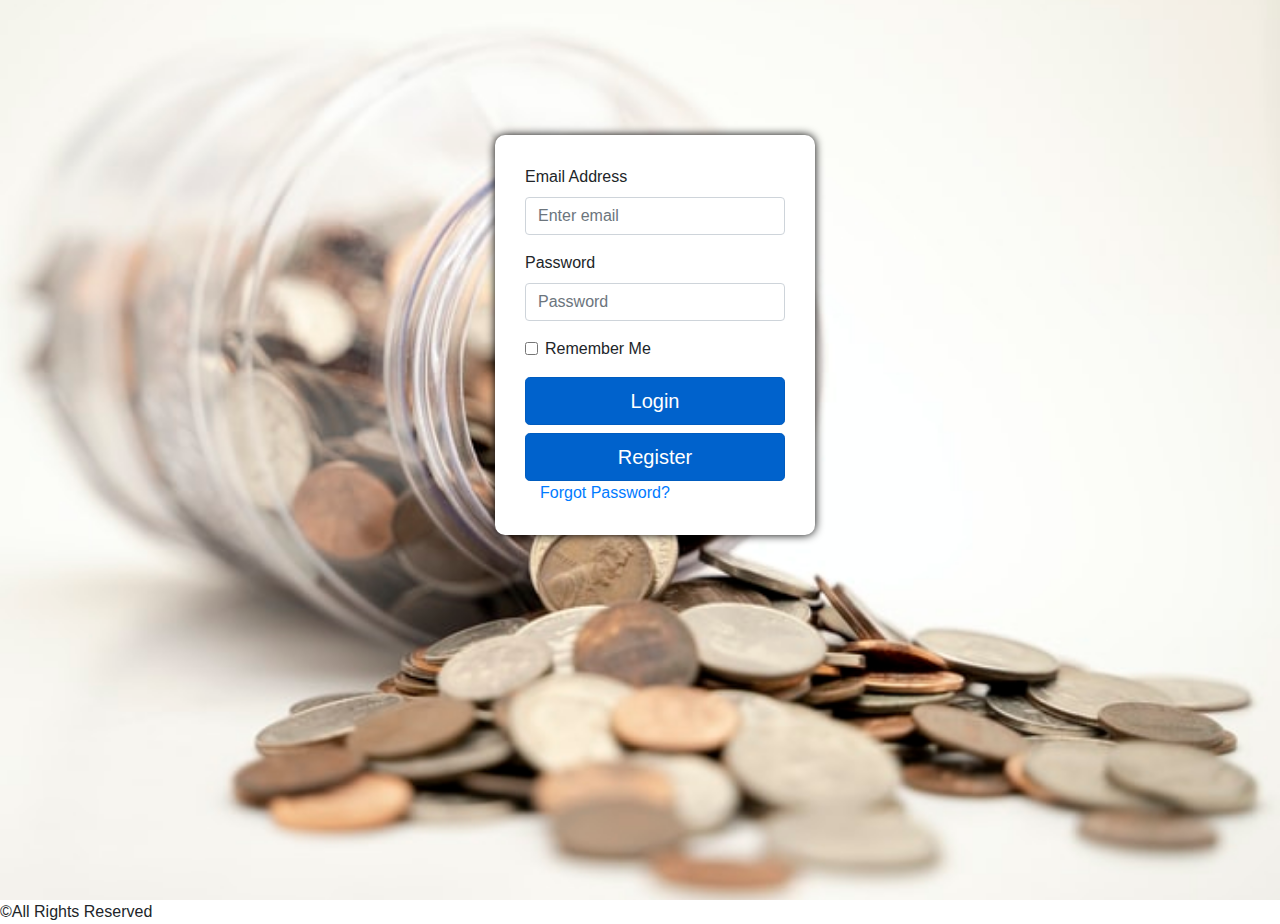
<file: index.html>
<!DOCTYPE html>
<html lang="en">
<head>
    <meta charset="utf-8">
    <meta http-equiv="X-UA-Compatible" content="IE=edge">
    <title>Online Wallet</title>
    <meta name="description" content="">
    <meta name="viewport" content="width=device-width, initial-scale=1">
    <link rel="stylesheet" href="/css/styles.css">
    <link rel="stylesheet" href="https://maxcdn.bootstrapcdn.com/bootstrap/4.0.0/css/bootstrap.min.css" integrity="sha384-Gn5384xqQ1aoWXA+058RXPxPg6fy4IWvTNh0E263XmFcJlSAwiGgFAW/dAiS6JXm" crossorigin="anonymous">
</head>
<body>
    <section class = "container-fluid bg">
        <section class="row justify-content-center">
            <section class="col-12 col-sm-6 col-md-3">
                <form class= "form-container">
                    <div class="form-group">
                        <label for="exampleInputEmail">Email Address</label>
                        <input type="email" class="form-control" id="exampleInputEmail" 
                        aria-describedby="emailHelp" placeholder="Enter email" required>
                    </div>
                    <div class="form-group">
                        <label for="examplePassword1">Password</label>
                        <input type="password" class="form-control" id="examplePassword1" 
                        aria-describedby="emailHelp" placeholder="Password" required>
                    </div>
                    <div class="form-group form-check">
                        <input type="checkbox" class="form-check-input" id="exampleCheck1">
                        <label class="form-check-label" for="exampleCheck1">Remember Me</label>
                    </div>
                    <a href="Dashboard.html" class="btn btn-primary btn-lg active btn-block" role="button" aria-pressed="true">Login</a>
                    <a href="Signup.html" class="btn btn-primary btn-lg active btn-block" role="button" aria-pressed="true">Register</a>
                    <div class="container">
                        <a href="#" data-toggle="modal" data-target="#forgetPassModal">Forgot Password?</a>
                    </div>
                </form>
            </section>
        </section>
    </section>  
  <!-- Modal -->
  <div class="modal fade" id="forgetPassModal" tabindex="-1" role="dialog">
    <div class="modal-dialog" role="document">
        <div class="modal-content">
            <div class="modal-header">
                <h5 class="modal-title">Forgot Password</h5>
                <button type="button" class="close" data-dismiss="modal" aria-label="Close">
                    <span aria-hidden="true">&times;</span>
                </button>
            </div>
            <div class="modal-body">
                <div class="form-group">
                    <label for="examplePassword1">New Password:</label>
                    <input type="password" class="form-control" id ="InputPassword"
                    placeholder="Enter Password">
                    <label for="examplePassword1">Re-enter Password:</label>
                    <input type="password" class="form-control" id ="InputPassword"
                    placeholder="Confirm Password">
                </div>
                <button type="submit" class="btn btn-primary btn-lg active btn-block">Submit</button>
            </div>
        </div>
     
      </div>
    </div>
  </div>
    <script src="https://code.jquery.com/jquery-3.2.1.slim.min.js" integrity="sha384-KJ3o2DKtIkvYIK3UENzmM7KCkRr/rE9/Qpg6aAZGJwFDMVNA/GpGFF93hXpG5KkN" crossorigin="anonymous"></script>
    <script src="https://cdnjs.cloudflare.com/ajax/libs/popper.js/1.12.9/umd/popper.min.js" integrity="sha384-ApNbgh9B+Y1QKtv3Rn7W3mgPxhU9K/ScQsAP7hUibX39j7fakFPskvXusvfa0b4Q" crossorigin="anonymous"></script>
    <script src="https://maxcdn.bootstrapcdn.com/bootstrap/4.0.0/js/bootstrap.min.js" integrity="sha384-JZR6Spejh4U02d8jOt6vLEHfe/JQGiRRSQQxSfFWpi1MquVdAyjUar5+76PVCmYl" crossorigin="anonymous"></script>
</body>
<footer>
    &copy;All Rights Reserved
</footer>
</html>
</file>
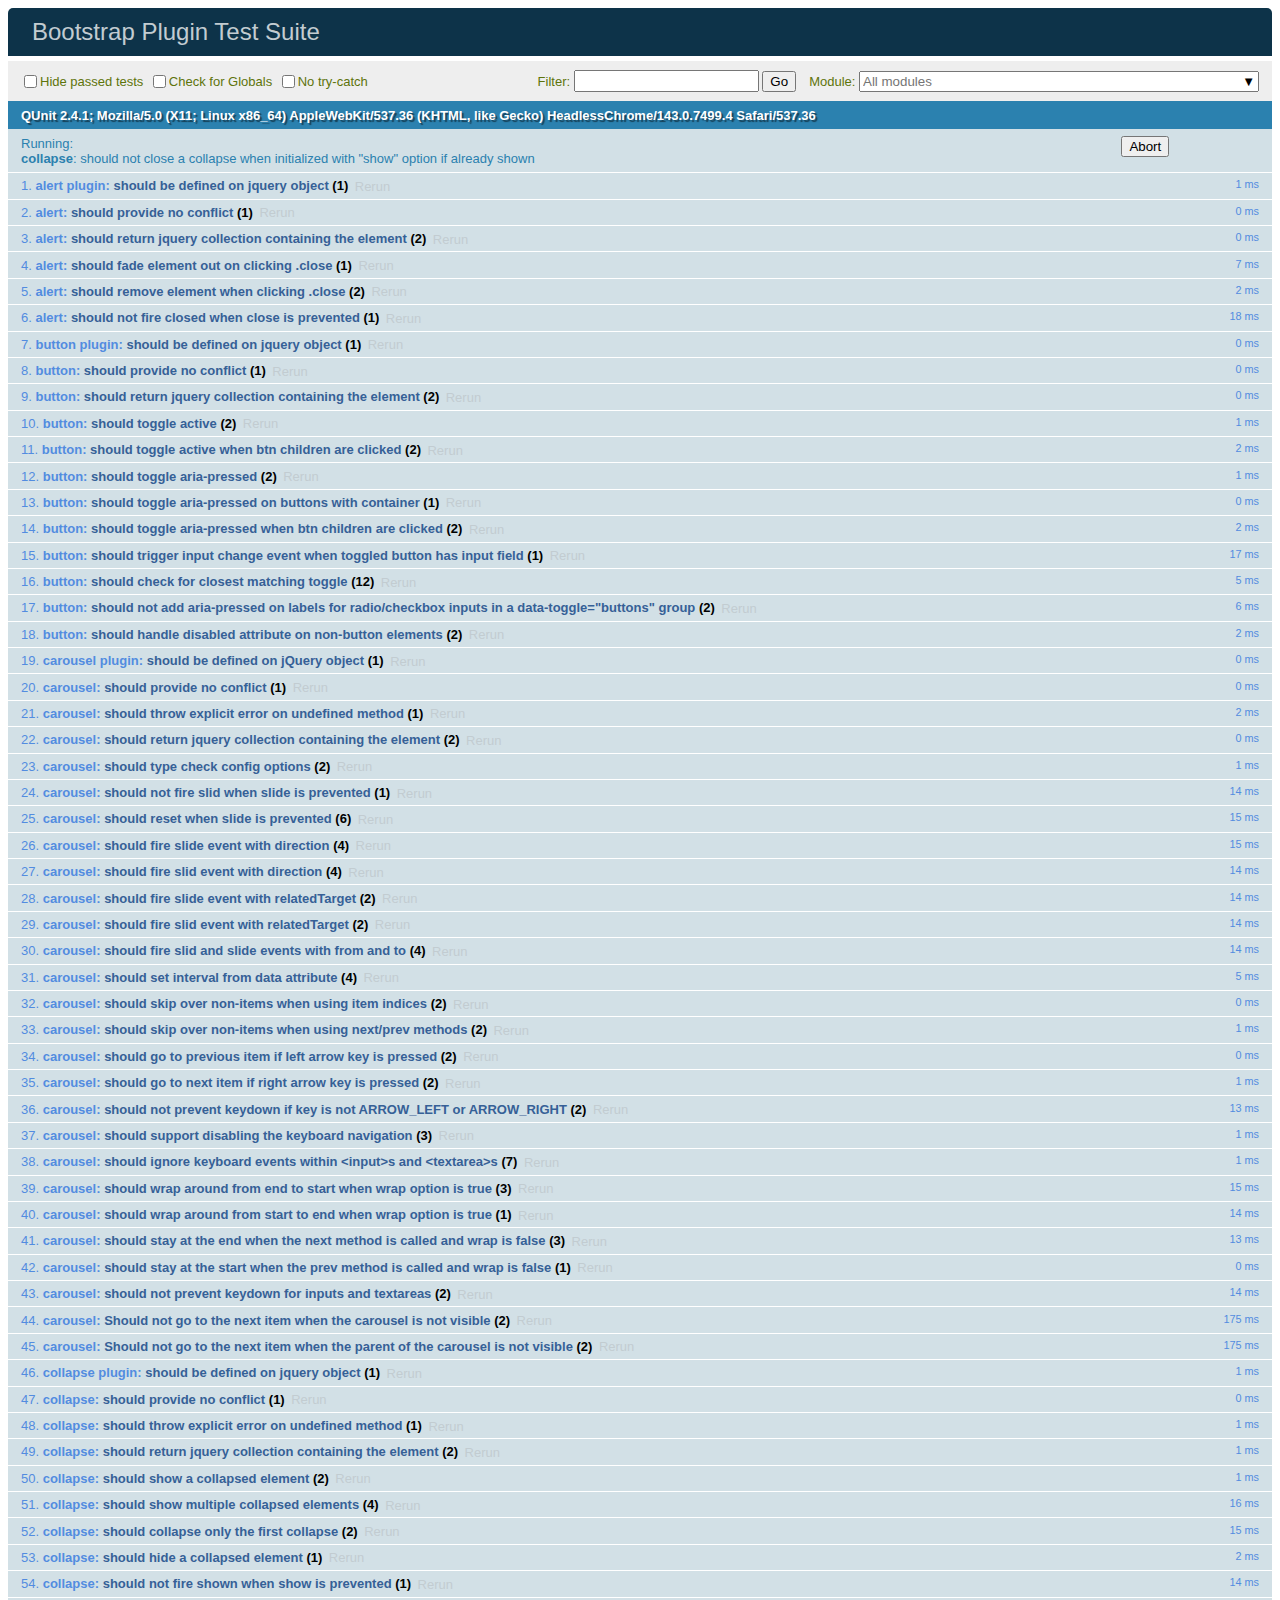
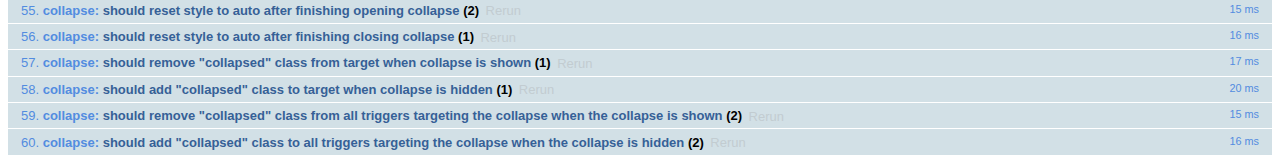
<file: bootstrap-4.0.0/js/tests/index.html>
<!doctype html>
<html lang="en">
  <head>
    <meta charset="utf-8">
    <meta name="viewport" content="width=device-width, initial-scale=1, shrink-to-fit=no">
    <title>Bootstrap Plugin Test Suite</title>

    <!-- jQuery -->
    <script>
      (function () {
        var path = '../../assets/js/vendor/jquery-slim.min.js'
        // get jquery param from the query string.
        var jQueryVersion = location.search.match(/[?&]jquery=(.*?)(?=&|$)/)

        // If a version was specified, use that version from our vendor folder
        if (jQueryVersion) {
          path = 'vendor/jquery-' + jQueryVersion[1] + '.min.js'
        }
        document.write('<script src="' + path + '"><\/script>')
      }())
    </script>
    <script src="../../assets/js/vendor/popper.min.js"></script>

    <!-- QUnit -->
    <link rel="stylesheet" href="vendor/qunit.css" media="screen">
    <script src="vendor/qunit.js"></script>

    <script>
      // Disable jQuery event aliases to ensure we don't accidentally use any of them
      [
        'blur',
        'focus',
        'focusin',
        'focusout',
        'resize',
        'scroll',
        'click',
        'dblclick',
        'mousedown',
        'mouseup',
        'mousemove',
        'mouseover',
        'mouseout',
        'mouseenter',
        'mouseleave',
        'change',
        'select',
        'submit',
        'keydown',
        'keypress',
        'keyup',
        'contextmenu'
      ].forEach(function(eventAlias) {
        $.fn[eventAlias] = function() {
          throw new Error('Using the ".' + eventAlias + '()" method is not allowed, so that Bootstrap can be compatible with custom jQuery builds which exclude the "event aliases" module that defines said method. See https://github.com/twbs/bootstrap/blob/master/CONTRIBUTING.md#js')
        }
      })

      // Require assert.expect in each test
      QUnit.config.requireExpects = true

      // See https://github.com/axemclion/grunt-saucelabs#test-result-details-with-qunit
      var log = []
      var testName

      QUnit.done(function(testResults) {
        var tests = []
        for (var i = 0; i < log.length; i++) {
          var details = log[i]
          tests.push({
            name: details.name,
            result: details.result,
            expected: details.expected,
            actual: details.actual,
            source: details.source
          })
        }
        testResults.tests = tests

        window.global_test_results = testResults
      })

      QUnit.testStart(function(testDetails) {
        QUnit.log(function(details) {
          if (!details.result) {
            details.name = testDetails.name
            log.push(details)
          }
        })
      })

      // Display fixture on-screen on iOS to avoid false positives
      // See https://github.com/twbs/bootstrap/pull/15955
      if (/iPhone|iPad|iPod/.test(navigator.userAgent)) {
        QUnit.begin(function() {
          $('#qunit-fixture').css({ top: 0, left: 0 })
        })

        QUnit.done(function() {
          $('#qunit-fixture').css({ top: '', left: '' })
        })
      }
    </script>

    <!-- Transpiled Plugins -->
    <script src="../dist/util.js"></script>
    <script src="../dist/alert.js"></script>
    <script src="../dist/button.js"></script>
    <script src="../dist/carousel.js"></script>
    <script src="../dist/collapse.js"></script>
    <script src="../dist/dropdown.js"></script>
    <script src="../dist/modal.js"></script>
    <script src="../dist/scrollspy.js"></script>
    <script src="../dist/tab.js"></script>
    <script src="../dist/tooltip.js"></script>
    <script src="../dist/popover.js"></script>

    <!-- Unit Tests -->
    <script src="unit/alert.js"></script>
    <script src="unit/button.js"></script>
    <script src="unit/carousel.js"></script>
    <script src="unit/collapse.js"></script>
    <script src="unit/dropdown.js"></script>
    <script src="unit/modal.js"></script>
    <script src="unit/scrollspy.js"></script>
    <script src="unit/tab.js"></script>
    <script src="unit/tooltip.js"></script>
    <script src="unit/popover.js"></script>
    <script src="unit/util.js"></script>
  </head>
  <body>
    <div id="qunit-container">
      <div id="qunit"></div>
      <div id="qunit-fixture"></div>
    </div>
  </body>
</html>
</file>
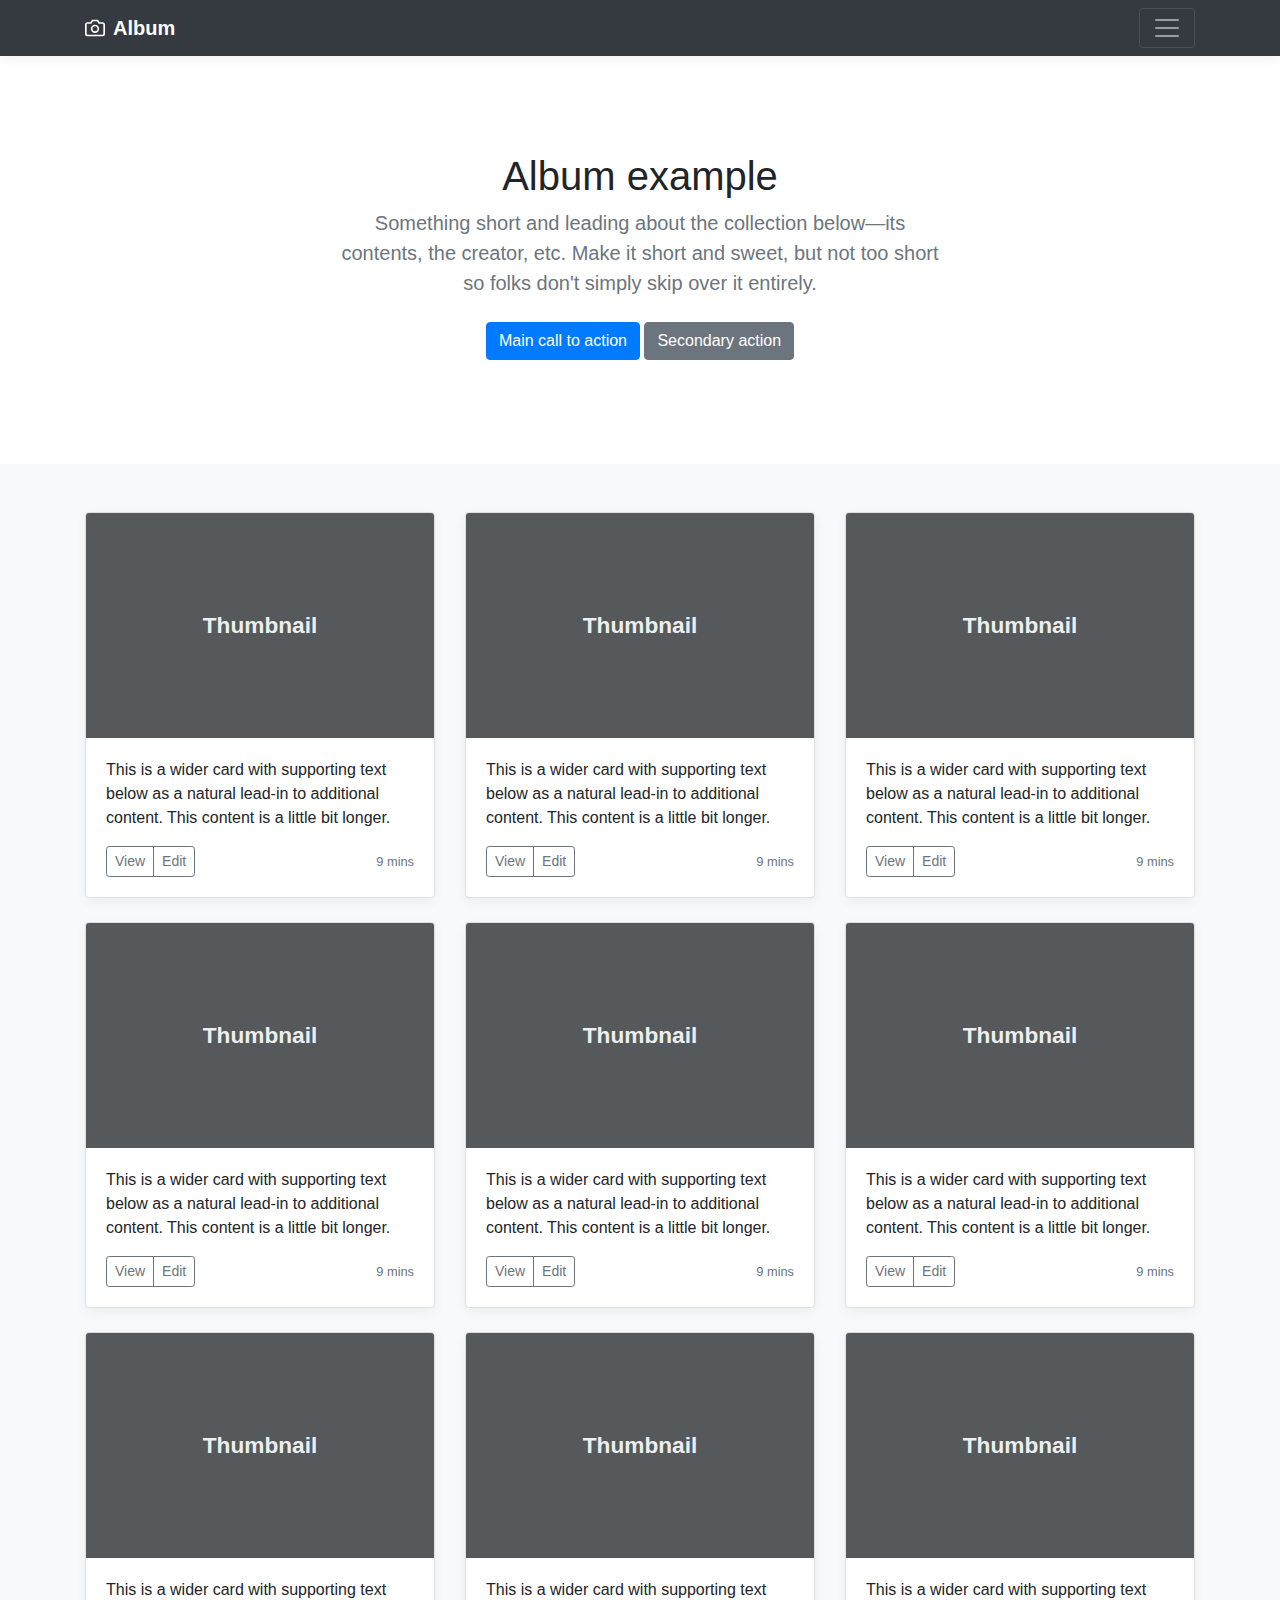
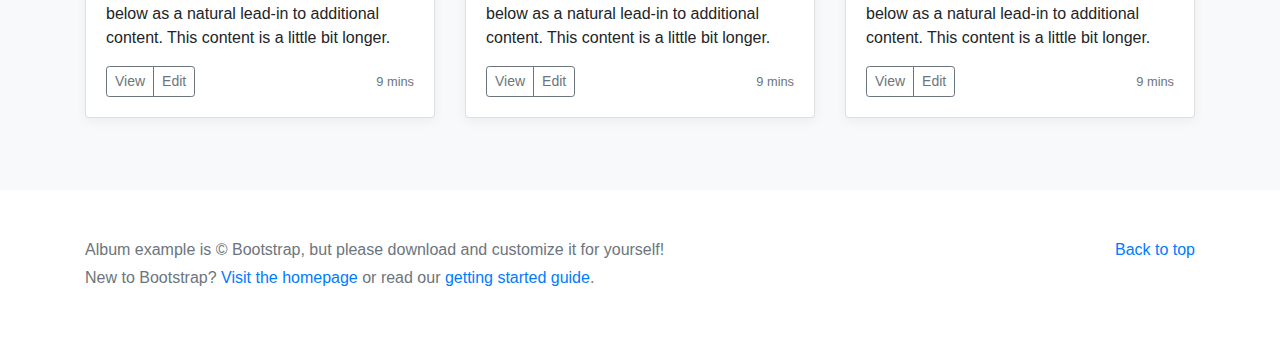
<file: bootstrap-4.0.0/docs/4.0/examples/album/index.html>
<!doctype html>
<html lang="en">
  <head>
    <meta charset="utf-8">
    <meta name="viewport" content="width=device-width, initial-scale=1, shrink-to-fit=no">
    <meta name="description" content="">
    <meta name="author" content="">
    <link rel="icon" href="../../../../favicon.ico">

    <title>Album example for Bootstrap</title>

    <!-- Bootstrap core CSS -->
    <link href="../../../../dist/css/bootstrap.min.css" rel="stylesheet">

    <!-- Custom styles for this template -->
    <link href="album.css" rel="stylesheet">
  </head>

  <body>

    <header>
      <div class="collapse bg-dark" id="navbarHeader">
        <div class="container">
          <div class="row">
            <div class="col-sm-8 col-md-7 py-4">
              <h4 class="text-white">About</h4>
              <p class="text-muted">Add some information about the album below, the author, or any other background context. Make it a few sentences long so folks can pick up some informative tidbits. Then, link them off to some social networking sites or contact information.</p>
            </div>
            <div class="col-sm-4 offset-md-1 py-4">
              <h4 class="text-white">Contact</h4>
              <ul class="list-unstyled">
                <li><a href="#" class="text-white">Follow on Twitter</a></li>
                <li><a href="#" class="text-white">Like on Facebook</a></li>
                <li><a href="#" class="text-white">Email me</a></li>
              </ul>
            </div>
          </div>
        </div>
      </div>
      <div class="navbar navbar-dark bg-dark box-shadow">
        <div class="container d-flex justify-content-between">
          <a href="#" class="navbar-brand d-flex align-items-center">
            <svg xmlns="http://www.w3.org/2000/svg" width="20" height="20" viewBox="0 0 24 24" fill="none" stroke="currentColor" stroke-width="2" stroke-linecap="round" stroke-linejoin="round" class="mr-2"><path d="M23 19a2 2 0 0 1-2 2H3a2 2 0 0 1-2-2V8a2 2 0 0 1 2-2h4l2-3h6l2 3h4a2 2 0 0 1 2 2z"></path><circle cx="12" cy="13" r="4"></circle></svg>
            <strong>Album</strong>
          </a>
          <button class="navbar-toggler" type="button" data-toggle="collapse" data-target="#navbarHeader" aria-controls="navbarHeader" aria-expanded="false" aria-label="Toggle navigation">
            <span class="navbar-toggler-icon"></span>
          </button>
        </div>
      </div>
    </header>

    <main role="main">

      <section class="jumbotron text-center">
        <div class="container">
          <h1 class="jumbotron-heading">Album example</h1>
          <p class="lead text-muted">Something short and leading about the collection below—its contents, the creator, etc. Make it short and sweet, but not too short so folks don't simply skip over it entirely.</p>
          <p>
            <a href="#" class="btn btn-primary my-2">Main call to action</a>
            <a href="#" class="btn btn-secondary my-2">Secondary action</a>
          </p>
        </div>
      </section>

      <div class="album py-5 bg-light">
        <div class="container">

          <div class="row">
            <div class="col-md-4">
              <div class="card mb-4 box-shadow">
                <img class="card-img-top" data-src="holder.js/100px225?theme=thumb&bg=55595c&fg=eceeef&text=Thumbnail" alt="Card image cap">
                <div class="card-body">
                  <p class="card-text">This is a wider card with supporting text below as a natural lead-in to additional content. This content is a little bit longer.</p>
                  <div class="d-flex justify-content-between align-items-center">
                    <div class="btn-group">
                      <button type="button" class="btn btn-sm btn-outline-secondary">View</button>
                      <button type="button" class="btn btn-sm btn-outline-secondary">Edit</button>
                    </div>
                    <small class="text-muted">9 mins</small>
                  </div>
                </div>
              </div>
            </div>
            <div class="col-md-4">
              <div class="card mb-4 box-shadow">
                <img class="card-img-top" data-src="holder.js/100px225?theme=thumb&bg=55595c&fg=eceeef&text=Thumbnail" alt="Card image cap">
                <div class="card-body">
                  <p class="card-text">This is a wider card with supporting text below as a natural lead-in to additional content. This content is a little bit longer.</p>
                  <div class="d-flex justify-content-between align-items-center">
                    <div class="btn-group">
                      <button type="button" class="btn btn-sm btn-outline-secondary">View</button>
                      <button type="button" class="btn btn-sm btn-outline-secondary">Edit</button>
                    </div>
                    <small class="text-muted">9 mins</small>
                  </div>
                </div>
              </div>
            </div>
            <div class="col-md-4">
              <div class="card mb-4 box-shadow">
                <img class="card-img-top" data-src="holder.js/100px225?theme=thumb&bg=55595c&fg=eceeef&text=Thumbnail" alt="Card image cap">
                <div class="card-body">
                  <p class="card-text">This is a wider card with supporting text below as a natural lead-in to additional content. This content is a little bit longer.</p>
                  <div class="d-flex justify-content-between align-items-center">
                    <div class="btn-group">
                      <button type="button" class="btn btn-sm btn-outline-secondary">View</button>
                      <button type="button" class="btn btn-sm btn-outline-secondary">Edit</button>
                    </div>
                    <small class="text-muted">9 mins</small>
                  </div>
                </div>
              </div>
            </div>

            <div class="col-md-4">
              <div class="card mb-4 box-shadow">
                <img class="card-img-top" data-src="holder.js/100px225?theme=thumb&bg=55595c&fg=eceeef&text=Thumbnail" alt="Card image cap">
                <div class="card-body">
                  <p class="card-text">This is a wider card with supporting text below as a natural lead-in to additional content. This content is a little bit longer.</p>
                  <div class="d-flex justify-content-between align-items-center">
                    <div class="btn-group">
                      <button type="button" class="btn btn-sm btn-outline-secondary">View</button>
                      <button type="button" class="btn btn-sm btn-outline-secondary">Edit</button>
                    </div>
                    <small class="text-muted">9 mins</small>
                  </div>
                </div>
              </div>
            </div>
            <div class="col-md-4">
              <div class="card mb-4 box-shadow">
                <img class="card-img-top" data-src="holder.js/100px225?theme=thumb&bg=55595c&fg=eceeef&text=Thumbnail" alt="Card image cap">
                <div class="card-body">
                  <p class="card-text">This is a wider card with supporting text below as a natural lead-in to additional content. This content is a little bit longer.</p>
                  <div class="d-flex justify-content-between align-items-center">
                    <div class="btn-group">
                      <button type="button" class="btn btn-sm btn-outline-secondary">View</button>
                      <button type="button" class="btn btn-sm btn-outline-secondary">Edit</button>
                    </div>
                    <small class="text-muted">9 mins</small>
                  </div>
                </div>
              </div>
            </div>
            <div class="col-md-4">
              <div class="card mb-4 box-shadow">
                <img class="card-img-top" data-src="holder.js/100px225?theme=thumb&bg=55595c&fg=eceeef&text=Thumbnail" alt="Card image cap">
                <div class="card-body">
                  <p class="card-text">This is a wider card with supporting text below as a natural lead-in to additional content. This content is a little bit longer.</p>
                  <div class="d-flex justify-content-between align-items-center">
                    <div class="btn-group">
                      <button type="button" class="btn btn-sm btn-outline-secondary">View</button>
                      <button type="button" class="btn btn-sm btn-outline-secondary">Edit</button>
                    </div>
                    <small class="text-muted">9 mins</small>
                  </div>
                </div>
              </div>
            </div>

            <div class="col-md-4">
              <div class="card mb-4 box-shadow">
                <img class="card-img-top" data-src="holder.js/100px225?theme=thumb&bg=55595c&fg=eceeef&text=Thumbnail" alt="Card image cap">
                <div class="card-body">
                  <p class="card-text">This is a wider card with supporting text below as a natural lead-in to additional content. This content is a little bit longer.</p>
                  <div class="d-flex justify-content-between align-items-center">
                    <div class="btn-group">
                      <button type="button" class="btn btn-sm btn-outline-secondary">View</button>
                      <button type="button" class="btn btn-sm btn-outline-secondary">Edit</button>
                    </div>
                    <small class="text-muted">9 mins</small>
                  </div>
                </div>
              </div>
            </div>
            <div class="col-md-4">
              <div class="card mb-4 box-shadow">
                <img class="card-img-top" data-src="holder.js/100px225?theme=thumb&bg=55595c&fg=eceeef&text=Thumbnail" alt="Card image cap">
                <div class="card-body">
                  <p class="card-text">This is a wider card with supporting text below as a natural lead-in to additional content. This content is a little bit longer.</p>
                  <div class="d-flex justify-content-between align-items-center">
                    <div class="btn-group">
                      <button type="button" class="btn btn-sm btn-outline-secondary">View</button>
                      <button type="button" class="btn btn-sm btn-outline-secondary">Edit</button>
                    </div>
                    <small class="text-muted">9 mins</small>
                  </div>
                </div>
              </div>
            </div>
            <div class="col-md-4">
              <div class="card mb-4 box-shadow">
                <img class="card-img-top" data-src="holder.js/100px225?theme=thumb&bg=55595c&fg=eceeef&text=Thumbnail" alt="Card image cap">
                <div class="card-body">
                  <p class="card-text">This is a wider card with supporting text below as a natural lead-in to additional content. This content is a little bit longer.</p>
                  <div class="d-flex justify-content-between align-items-center">
                    <div class="btn-group">
                      <button type="button" class="btn btn-sm btn-outline-secondary">View</button>
                      <button type="button" class="btn btn-sm btn-outline-secondary">Edit</button>
                    </div>
                    <small class="text-muted">9 mins</small>
                  </div>
                </div>
              </div>
            </div>
          </div>
        </div>
      </div>

    </main>

    <footer class="text-muted">
      <div class="container">
        <p class="float-right">
          <a href="#">Back to top</a>
        </p>
        <p>Album example is &copy; Bootstrap, but please download and customize it for yourself!</p>
        <p>New to Bootstrap? <a href="../../">Visit the homepage</a> or read our <a href="../../getting-started/">getting started guide</a>.</p>
      </div>
    </footer>

    <!-- Bootstrap core JavaScript
    ================================================== -->
    <!-- Placed at the end of the document so the pages load faster -->
    <script src="https://code.jquery.com/jquery-3.2.1.slim.min.js" integrity="sha384-KJ3o2DKtIkvYIK3UENzmM7KCkRr/rE9/Qpg6aAZGJwFDMVNA/GpGFF93hXpG5KkN" crossorigin="anonymous"></script>
    <script>window.jQuery || document.write('<script src="../../../../assets/js/vendor/jquery-slim.min.js"><\/script>')</script>
    <script src="../../../../assets/js/vendor/popper.min.js"></script>
    <script src="../../../../dist/js/bootstrap.min.js"></script>
    <script src="../../../../assets/js/vendor/holder.min.js"></script>
  </body>
</html>
</file>
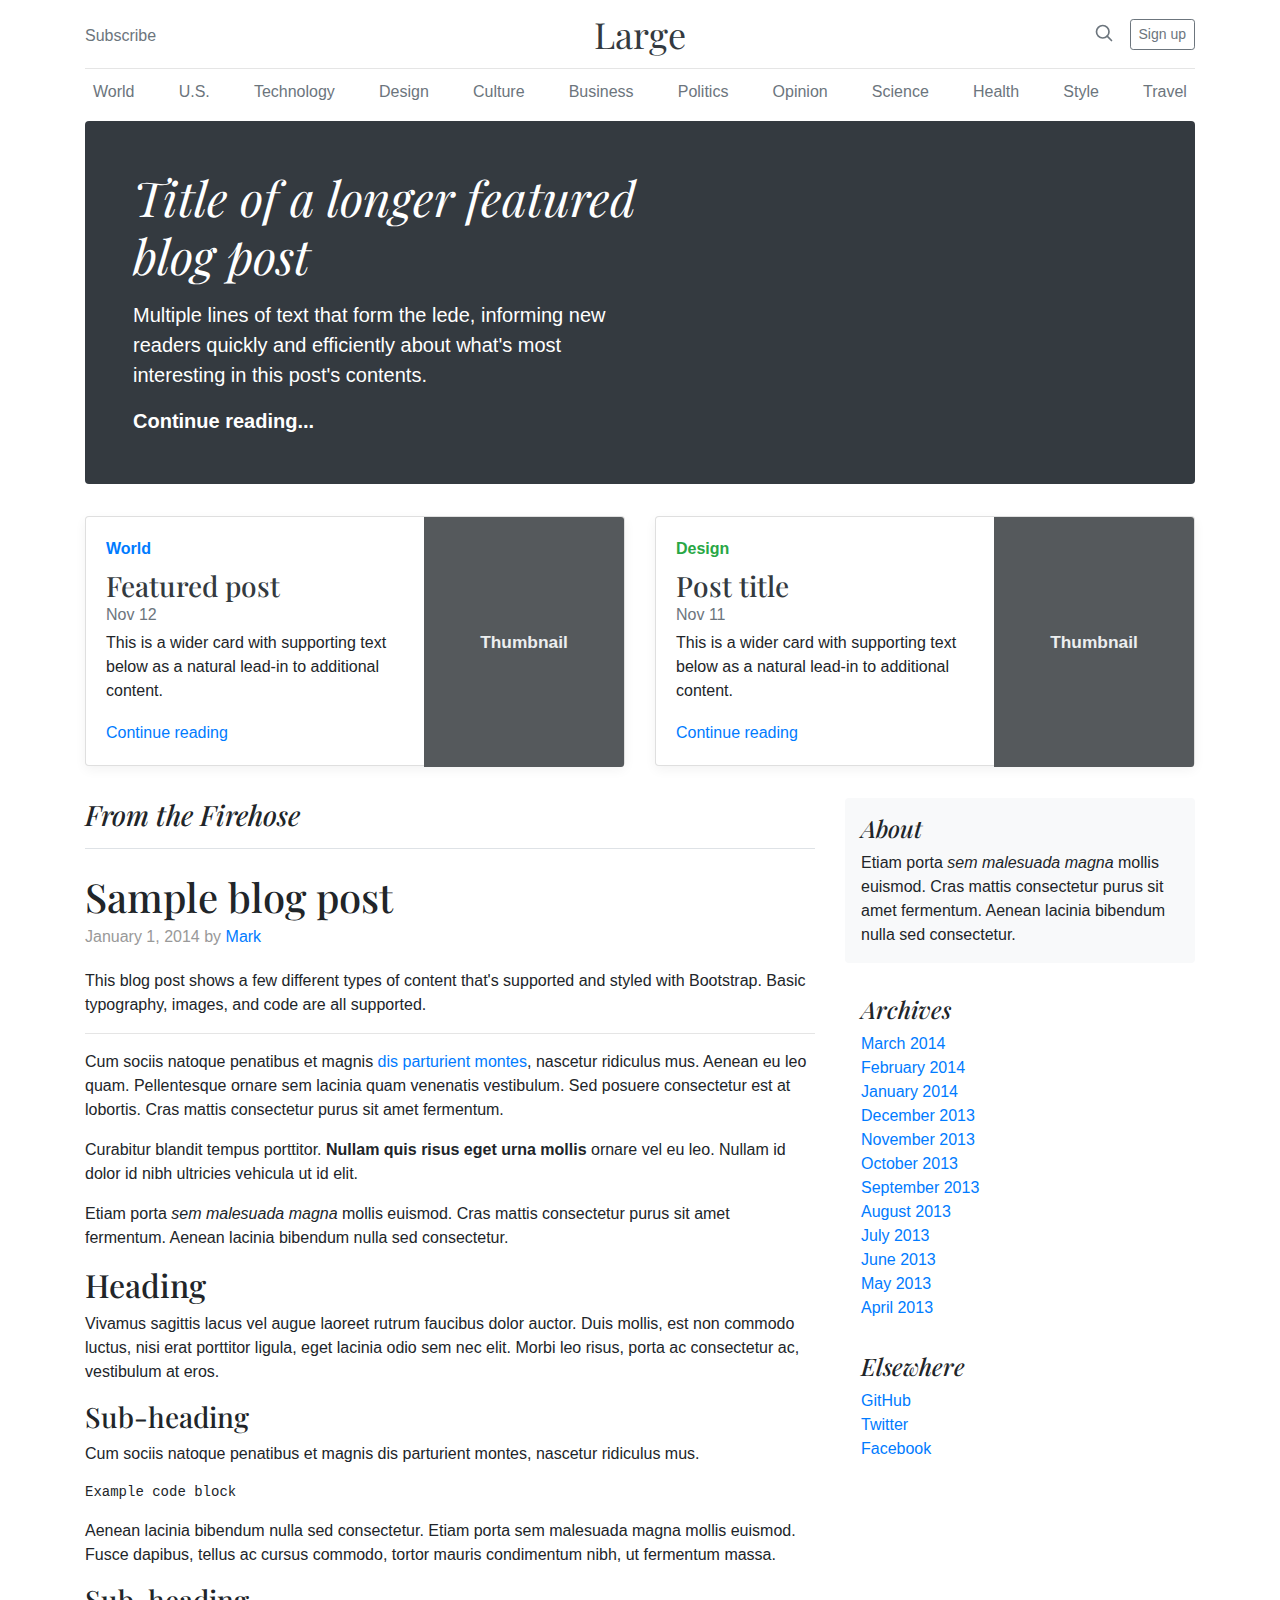
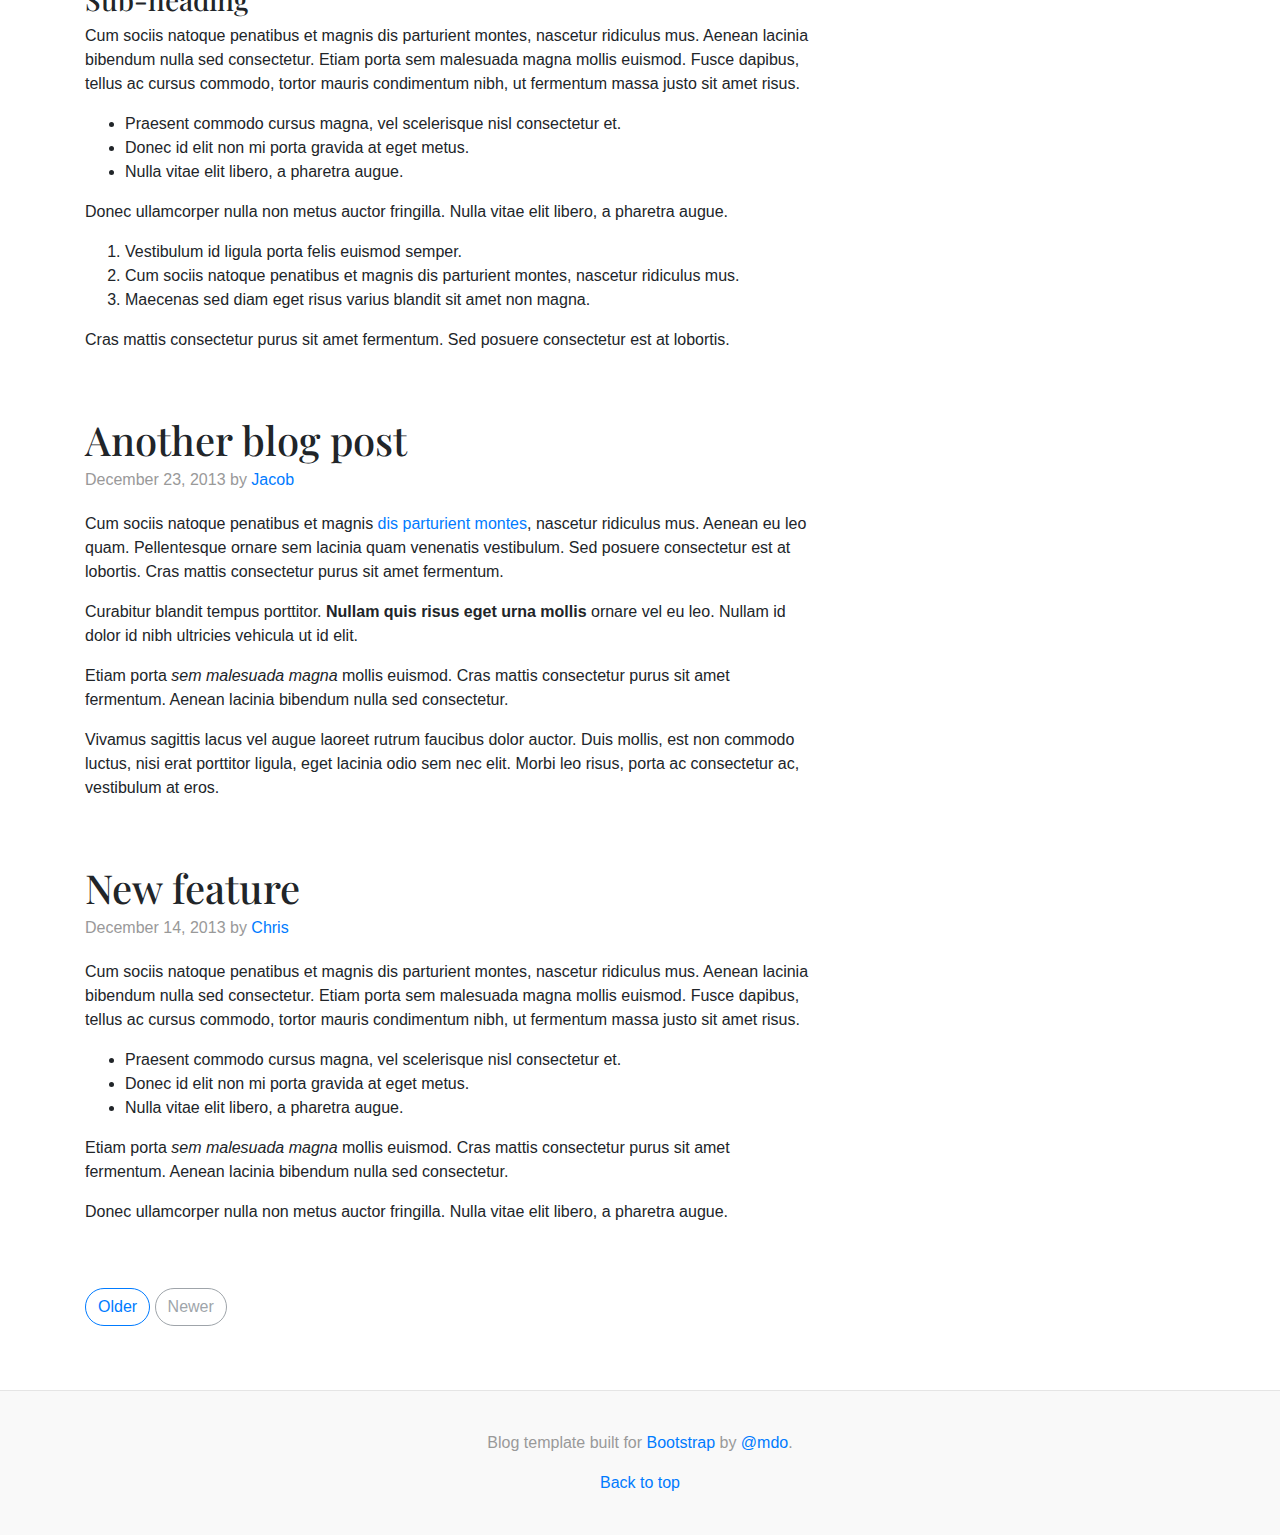
<file: bootstrap-4.0.0/docs/4.0/examples/blog/index.html>
<!doctype html>
<html lang="en">
  <head>
    <meta charset="utf-8">
    <meta name="viewport" content="width=device-width, initial-scale=1, shrink-to-fit=no">
    <meta name="description" content="">
    <meta name="author" content="">
    <link rel="icon" href="../../../../favicon.ico">

    <title>Blog Template for Bootstrap</title>

    <!-- Bootstrap core CSS -->
    <link href="../../../../dist/css/bootstrap.min.css" rel="stylesheet">

    <!-- Custom styles for this template -->
    <link href="https://fonts.googleapis.com/css?family=Playfair+Display:700,900" rel="stylesheet">
    <link href="blog.css" rel="stylesheet">
  </head>

  <body>

    <div class="container">
      <header class="blog-header py-3">
        <div class="row flex-nowrap justify-content-between align-items-center">
          <div class="col-4 pt-1">
            <a class="text-muted" href="#">Subscribe</a>
          </div>
          <div class="col-4 text-center">
            <a class="blog-header-logo text-dark" href="#">Large</a>
          </div>
          <div class="col-4 d-flex justify-content-end align-items-center">
            <a class="text-muted" href="#">
              <svg xmlns="http://www.w3.org/2000/svg" width="20" height="20" viewBox="0 0 24 24" fill="none" stroke="currentColor" stroke-width="2" stroke-linecap="round" stroke-linejoin="round" class="mx-3"><circle cx="10.5" cy="10.5" r="7.5"></circle><line x1="21" y1="21" x2="15.8" y2="15.8"></line></svg>
            </a>
            <a class="btn btn-sm btn-outline-secondary" href="#">Sign up</a>
          </div>
        </div>
      </header>

      <div class="nav-scroller py-1 mb-2">
        <nav class="nav d-flex justify-content-between">
          <a class="p-2 text-muted" href="#">World</a>
          <a class="p-2 text-muted" href="#">U.S.</a>
          <a class="p-2 text-muted" href="#">Technology</a>
          <a class="p-2 text-muted" href="#">Design</a>
          <a class="p-2 text-muted" href="#">Culture</a>
          <a class="p-2 text-muted" href="#">Business</a>
          <a class="p-2 text-muted" href="#">Politics</a>
          <a class="p-2 text-muted" href="#">Opinion</a>
          <a class="p-2 text-muted" href="#">Science</a>
          <a class="p-2 text-muted" href="#">Health</a>
          <a class="p-2 text-muted" href="#">Style</a>
          <a class="p-2 text-muted" href="#">Travel</a>
        </nav>
      </div>

      <div class="jumbotron p-3 p-md-5 text-white rounded bg-dark">
        <div class="col-md-6 px-0">
          <h1 class="display-4 font-italic">Title of a longer featured blog post</h1>
          <p class="lead my-3">Multiple lines of text that form the lede, informing new readers quickly and efficiently about what's most interesting in this post's contents.</p>
          <p class="lead mb-0"><a href="#" class="text-white font-weight-bold">Continue reading...</a></p>
        </div>
      </div>

      <div class="row mb-2">
        <div class="col-md-6">
          <div class="card flex-md-row mb-4 box-shadow h-md-250">
            <div class="card-body d-flex flex-column align-items-start">
              <strong class="d-inline-block mb-2 text-primary">World</strong>
              <h3 class="mb-0">
                <a class="text-dark" href="#">Featured post</a>
              </h3>
              <div class="mb-1 text-muted">Nov 12</div>
              <p class="card-text mb-auto">This is a wider card with supporting text below as a natural lead-in to additional content.</p>
              <a href="#">Continue reading</a>
            </div>
            <img class="card-img-right flex-auto d-none d-md-block" data-src="holder.js/200x250?theme=thumb" alt="Card image cap">
          </div>
        </div>
        <div class="col-md-6">
          <div class="card flex-md-row mb-4 box-shadow h-md-250">
            <div class="card-body d-flex flex-column align-items-start">
              <strong class="d-inline-block mb-2 text-success">Design</strong>
              <h3 class="mb-0">
                <a class="text-dark" href="#">Post title</a>
              </h3>
              <div class="mb-1 text-muted">Nov 11</div>
              <p class="card-text mb-auto">This is a wider card with supporting text below as a natural lead-in to additional content.</p>
              <a href="#">Continue reading</a>
            </div>
            <img class="card-img-right flex-auto d-none d-md-block" data-src="holder.js/200x250?theme=thumb" alt="Card image cap">
          </div>
        </div>
      </div>
    </div>

    <main role="main" class="container">
      <div class="row">
        <div class="col-md-8 blog-main">
          <h3 class="pb-3 mb-4 font-italic border-bottom">
            From the Firehose
          </h3>

          <div class="blog-post">
            <h2 class="blog-post-title">Sample blog post</h2>
            <p class="blog-post-meta">January 1, 2014 by <a href="#">Mark</a></p>

            <p>This blog post shows a few different types of content that's supported and styled with Bootstrap. Basic typography, images, and code are all supported.</p>
            <hr>
            <p>Cum sociis natoque penatibus et magnis <a href="#">dis parturient montes</a>, nascetur ridiculus mus. Aenean eu leo quam. Pellentesque ornare sem lacinia quam venenatis vestibulum. Sed posuere consectetur est at lobortis. Cras mattis consectetur purus sit amet fermentum.</p>
            <blockquote>
              <p>Curabitur blandit tempus porttitor. <strong>Nullam quis risus eget urna mollis</strong> ornare vel eu leo. Nullam id dolor id nibh ultricies vehicula ut id elit.</p>
            </blockquote>
            <p>Etiam porta <em>sem malesuada magna</em> mollis euismod. Cras mattis consectetur purus sit amet fermentum. Aenean lacinia bibendum nulla sed consectetur.</p>
            <h2>Heading</h2>
            <p>Vivamus sagittis lacus vel augue laoreet rutrum faucibus dolor auctor. Duis mollis, est non commodo luctus, nisi erat porttitor ligula, eget lacinia odio sem nec elit. Morbi leo risus, porta ac consectetur ac, vestibulum at eros.</p>
            <h3>Sub-heading</h3>
            <p>Cum sociis natoque penatibus et magnis dis parturient montes, nascetur ridiculus mus.</p>
            <pre><code>Example code block</code></pre>
            <p>Aenean lacinia bibendum nulla sed consectetur. Etiam porta sem malesuada magna mollis euismod. Fusce dapibus, tellus ac cursus commodo, tortor mauris condimentum nibh, ut fermentum massa.</p>
            <h3>Sub-heading</h3>
            <p>Cum sociis natoque penatibus et magnis dis parturient montes, nascetur ridiculus mus. Aenean lacinia bibendum nulla sed consectetur. Etiam porta sem malesuada magna mollis euismod. Fusce dapibus, tellus ac cursus commodo, tortor mauris condimentum nibh, ut fermentum massa justo sit amet risus.</p>
            <ul>
              <li>Praesent commodo cursus magna, vel scelerisque nisl consectetur et.</li>
              <li>Donec id elit non mi porta gravida at eget metus.</li>
              <li>Nulla vitae elit libero, a pharetra augue.</li>
            </ul>
            <p>Donec ullamcorper nulla non metus auctor fringilla. Nulla vitae elit libero, a pharetra augue.</p>
            <ol>
              <li>Vestibulum id ligula porta felis euismod semper.</li>
              <li>Cum sociis natoque penatibus et magnis dis parturient montes, nascetur ridiculus mus.</li>
              <li>Maecenas sed diam eget risus varius blandit sit amet non magna.</li>
            </ol>
            <p>Cras mattis consectetur purus sit amet fermentum. Sed posuere consectetur est at lobortis.</p>
          </div><!-- /.blog-post -->

          <div class="blog-post">
            <h2 class="blog-post-title">Another blog post</h2>
            <p class="blog-post-meta">December 23, 2013 by <a href="#">Jacob</a></p>

            <p>Cum sociis natoque penatibus et magnis <a href="#">dis parturient montes</a>, nascetur ridiculus mus. Aenean eu leo quam. Pellentesque ornare sem lacinia quam venenatis vestibulum. Sed posuere consectetur est at lobortis. Cras mattis consectetur purus sit amet fermentum.</p>
            <blockquote>
              <p>Curabitur blandit tempus porttitor. <strong>Nullam quis risus eget urna mollis</strong> ornare vel eu leo. Nullam id dolor id nibh ultricies vehicula ut id elit.</p>
            </blockquote>
            <p>Etiam porta <em>sem malesuada magna</em> mollis euismod. Cras mattis consectetur purus sit amet fermentum. Aenean lacinia bibendum nulla sed consectetur.</p>
            <p>Vivamus sagittis lacus vel augue laoreet rutrum faucibus dolor auctor. Duis mollis, est non commodo luctus, nisi erat porttitor ligula, eget lacinia odio sem nec elit. Morbi leo risus, porta ac consectetur ac, vestibulum at eros.</p>
          </div><!-- /.blog-post -->

          <div class="blog-post">
            <h2 class="blog-post-title">New feature</h2>
            <p class="blog-post-meta">December 14, 2013 by <a href="#">Chris</a></p>

            <p>Cum sociis natoque penatibus et magnis dis parturient montes, nascetur ridiculus mus. Aenean lacinia bibendum nulla sed consectetur. Etiam porta sem malesuada magna mollis euismod. Fusce dapibus, tellus ac cursus commodo, tortor mauris condimentum nibh, ut fermentum massa justo sit amet risus.</p>
            <ul>
              <li>Praesent commodo cursus magna, vel scelerisque nisl consectetur et.</li>
              <li>Donec id elit non mi porta gravida at eget metus.</li>
              <li>Nulla vitae elit libero, a pharetra augue.</li>
            </ul>
            <p>Etiam porta <em>sem malesuada magna</em> mollis euismod. Cras mattis consectetur purus sit amet fermentum. Aenean lacinia bibendum nulla sed consectetur.</p>
            <p>Donec ullamcorper nulla non metus auctor fringilla. Nulla vitae elit libero, a pharetra augue.</p>
          </div><!-- /.blog-post -->

          <nav class="blog-pagination">
            <a class="btn btn-outline-primary" href="#">Older</a>
            <a class="btn btn-outline-secondary disabled" href="#">Newer</a>
          </nav>

        </div><!-- /.blog-main -->

        <aside class="col-md-4 blog-sidebar">
          <div class="p-3 mb-3 bg-light rounded">
            <h4 class="font-italic">About</h4>
            <p class="mb-0">Etiam porta <em>sem malesuada magna</em> mollis euismod. Cras mattis consectetur purus sit amet fermentum. Aenean lacinia bibendum nulla sed consectetur.</p>
          </div>

          <div class="p-3">
            <h4 class="font-italic">Archives</h4>
            <ol class="list-unstyled mb-0">
              <li><a href="#">March 2014</a></li>
              <li><a href="#">February 2014</a></li>
              <li><a href="#">January 2014</a></li>
              <li><a href="#">December 2013</a></li>
              <li><a href="#">November 2013</a></li>
              <li><a href="#">October 2013</a></li>
              <li><a href="#">September 2013</a></li>
              <li><a href="#">August 2013</a></li>
              <li><a href="#">July 2013</a></li>
              <li><a href="#">June 2013</a></li>
              <li><a href="#">May 2013</a></li>
              <li><a href="#">April 2013</a></li>
            </ol>
          </div>

          <div class="p-3">
            <h4 class="font-italic">Elsewhere</h4>
            <ol class="list-unstyled">
              <li><a href="#">GitHub</a></li>
              <li><a href="#">Twitter</a></li>
              <li><a href="#">Facebook</a></li>
            </ol>
          </div>
        </aside><!-- /.blog-sidebar -->

      </div><!-- /.row -->

    </main><!-- /.container -->

    <footer class="blog-footer">
      <p>Blog template built for <a href="https://getbootstrap.com/">Bootstrap</a> by <a href="https://twitter.com/mdo">@mdo</a>.</p>
      <p>
        <a href="#">Back to top</a>
      </p>
    </footer>

    <!-- Bootstrap core JavaScript
    ================================================== -->
    <!-- Placed at the end of the document so the pages load faster -->
    <script src="https://code.jquery.com/jquery-3.2.1.slim.min.js" integrity="sha384-KJ3o2DKtIkvYIK3UENzmM7KCkRr/rE9/Qpg6aAZGJwFDMVNA/GpGFF93hXpG5KkN" crossorigin="anonymous"></script>
    <script>window.jQuery || document.write('<script src="../../../../assets/js/vendor/jquery-slim.min.js"><\/script>')</script>
    <script src="../../../../assets/js/vendor/popper.min.js"></script>
    <script src="../../../../dist/js/bootstrap.min.js"></script>
    <script src="../../../../assets/js/vendor/holder.min.js"></script>
    <script>
      Holder.addTheme('thumb', {
        bg: '#55595c',
        fg: '#eceeef',
        text: 'Thumbnail'
      });
    </script>
  </body>
</html>
</file>
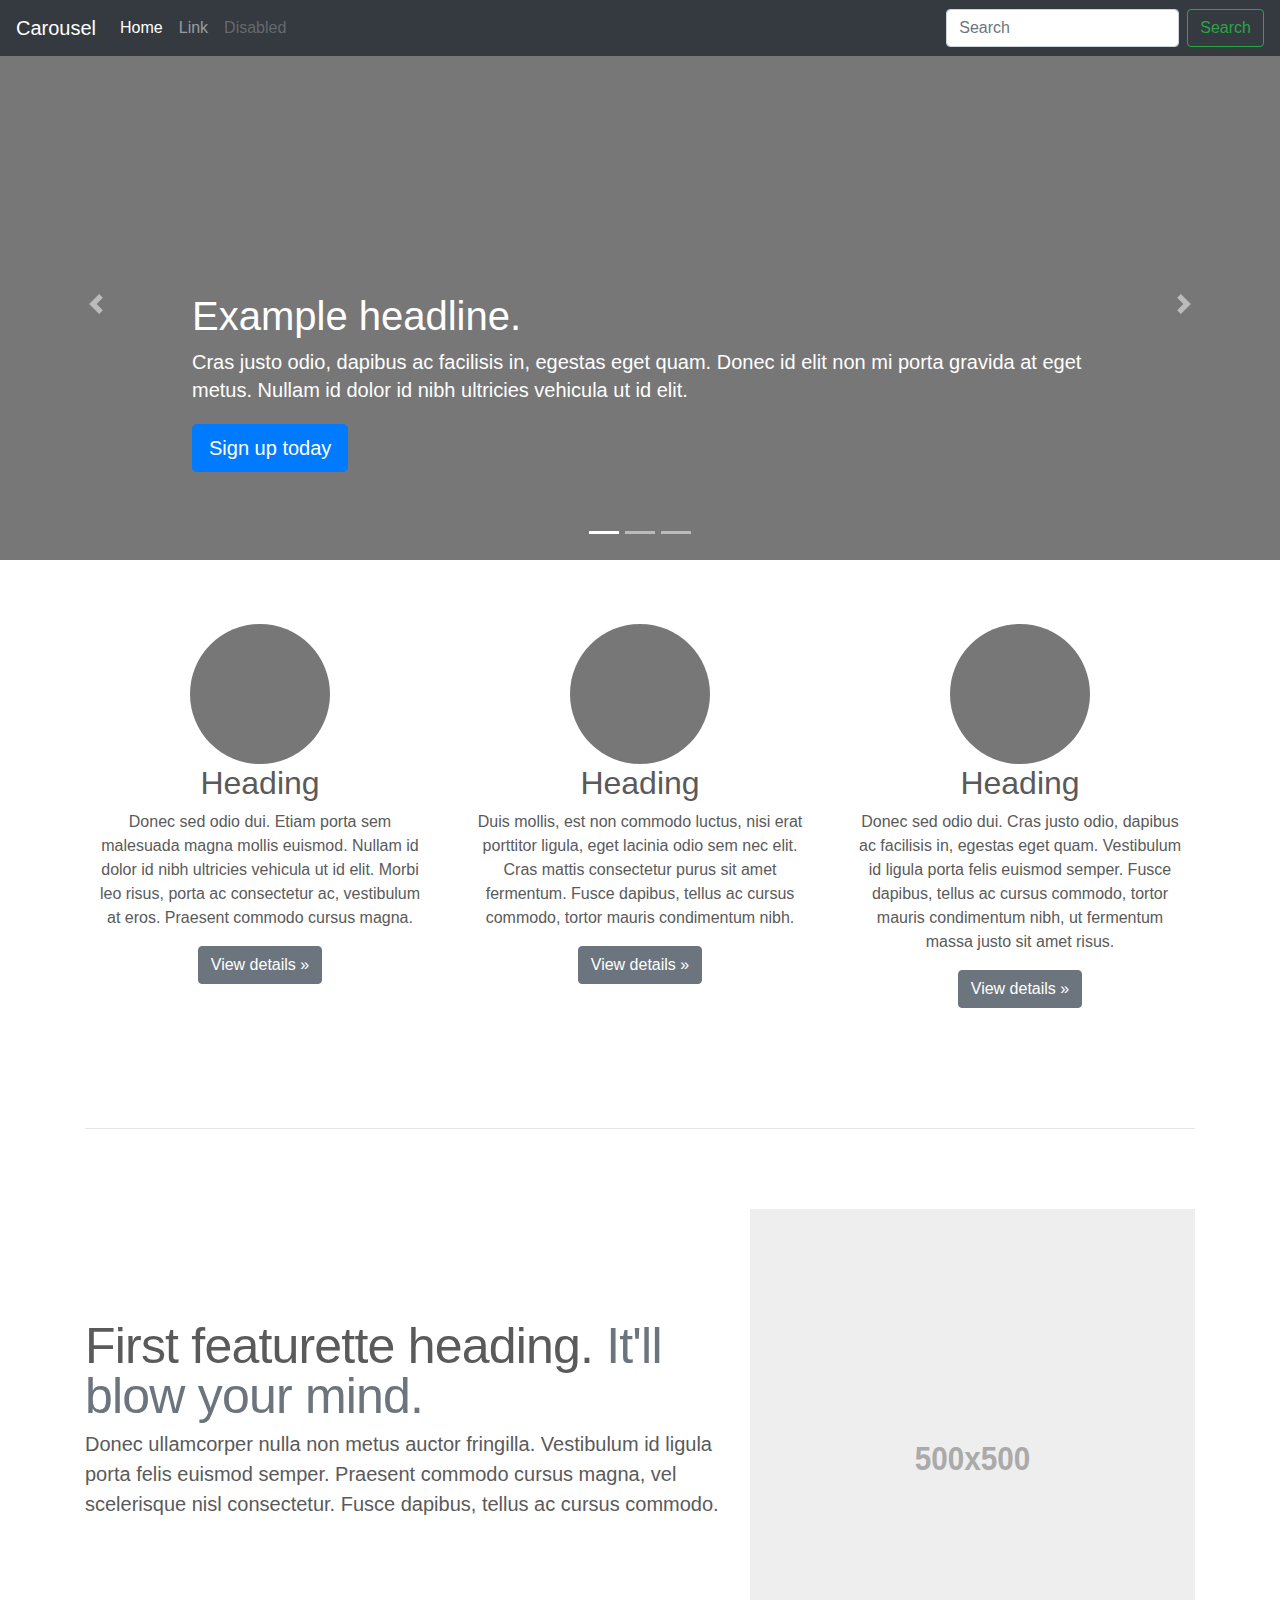
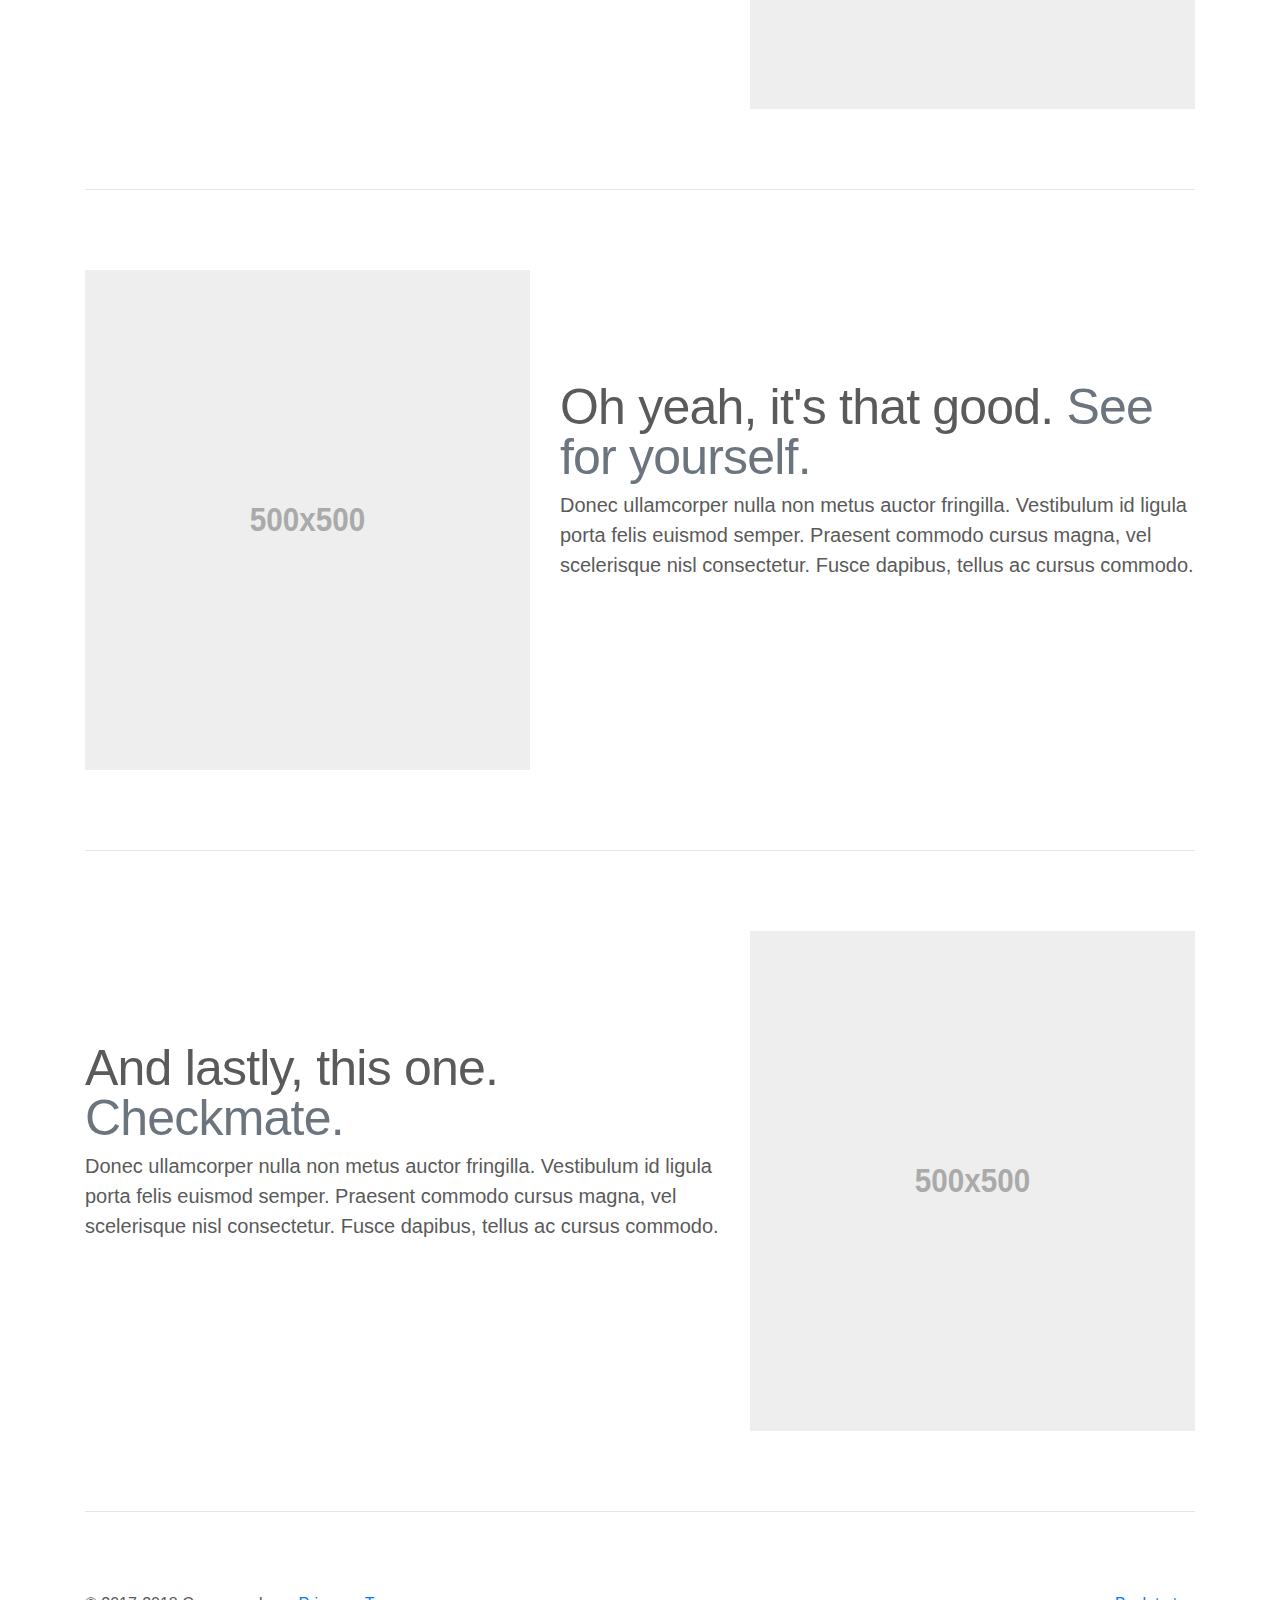
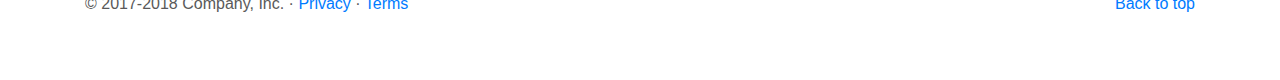
<file: bootstrap-4.0.0/docs/4.0/examples/carousel/index.html>
<!doctype html>
<html lang="en">
  <head>
    <meta charset="utf-8">
    <meta name="viewport" content="width=device-width, initial-scale=1, shrink-to-fit=no">
    <meta name="description" content="">
    <meta name="author" content="">
    <link rel="icon" href="../../../../favicon.ico">

    <title>Carousel Template for Bootstrap</title>

    <!-- Bootstrap core CSS -->
    <link href="../../../../dist/css/bootstrap.min.css" rel="stylesheet">

    <!-- Custom styles for this template -->
    <link href="carousel.css" rel="stylesheet">
  </head>
  <body>

    <header>
      <nav class="navbar navbar-expand-md navbar-dark fixed-top bg-dark">
        <a class="navbar-brand" href="#">Carousel</a>
        <button class="navbar-toggler" type="button" data-toggle="collapse" data-target="#navbarCollapse" aria-controls="navbarCollapse" aria-expanded="false" aria-label="Toggle navigation">
          <span class="navbar-toggler-icon"></span>
        </button>
        <div class="collapse navbar-collapse" id="navbarCollapse">
          <ul class="navbar-nav mr-auto">
            <li class="nav-item active">
              <a class="nav-link" href="#">Home <span class="sr-only">(current)</span></a>
            </li>
            <li class="nav-item">
              <a class="nav-link" href="#">Link</a>
            </li>
            <li class="nav-item">
              <a class="nav-link disabled" href="#">Disabled</a>
            </li>
          </ul>
          <form class="form-inline mt-2 mt-md-0">
            <input class="form-control mr-sm-2" type="text" placeholder="Search" aria-label="Search">
            <button class="btn btn-outline-success my-2 my-sm-0" type="submit">Search</button>
          </form>
        </div>
      </nav>
    </header>

    <main role="main">

      <div id="myCarousel" class="carousel slide" data-ride="carousel">
        <ol class="carousel-indicators">
          <li data-target="#myCarousel" data-slide-to="0" class="active"></li>
          <li data-target="#myCarousel" data-slide-to="1"></li>
          <li data-target="#myCarousel" data-slide-to="2"></li>
        </ol>
        <div class="carousel-inner">
          <div class="carousel-item active">
            <img class="first-slide" src="[data-uri]" alt="First slide">
            <div class="container">
              <div class="carousel-caption text-left">
                <h1>Example headline.</h1>
                <p>Cras justo odio, dapibus ac facilisis in, egestas eget quam. Donec id elit non mi porta gravida at eget metus. Nullam id dolor id nibh ultricies vehicula ut id elit.</p>
                <p><a class="btn btn-lg btn-primary" href="#" role="button">Sign up today</a></p>
              </div>
            </div>
          </div>
          <div class="carousel-item">
            <img class="second-slide" src="[data-uri]" alt="Second slide">
            <div class="container">
              <div class="carousel-caption">
                <h1>Another example headline.</h1>
                <p>Cras justo odio, dapibus ac facilisis in, egestas eget quam. Donec id elit non mi porta gravida at eget metus. Nullam id dolor id nibh ultricies vehicula ut id elit.</p>
                <p><a class="btn btn-lg btn-primary" href="#" role="button">Learn more</a></p>
              </div>
            </div>
          </div>
          <div class="carousel-item">
            <img class="third-slide" src="[data-uri]" alt="Third slide">
            <div class="container">
              <div class="carousel-caption text-right">
                <h1>One more for good measure.</h1>
                <p>Cras justo odio, dapibus ac facilisis in, egestas eget quam. Donec id elit non mi porta gravida at eget metus. Nullam id dolor id nibh ultricies vehicula ut id elit.</p>
                <p><a class="btn btn-lg btn-primary" href="#" role="button">Browse gallery</a></p>
              </div>
            </div>
          </div>
        </div>
        <a class="carousel-control-prev" href="#myCarousel" role="button" data-slide="prev">
          <span class="carousel-control-prev-icon" aria-hidden="true"></span>
          <span class="sr-only">Previous</span>
        </a>
        <a class="carousel-control-next" href="#myCarousel" role="button" data-slide="next">
          <span class="carousel-control-next-icon" aria-hidden="true"></span>
          <span class="sr-only">Next</span>
        </a>
      </div>


      <!-- Marketing messaging and featurettes
      ================================================== -->
      <!-- Wrap the rest of the page in another container to center all the content. -->

      <div class="container marketing">

        <!-- Three columns of text below the carousel -->
        <div class="row">
          <div class="col-lg-4">
            <img class="rounded-circle" src="[data-uri]" alt="Generic placeholder image" width="140" height="140">
            <h2>Heading</h2>
            <p>Donec sed odio dui. Etiam porta sem malesuada magna mollis euismod. Nullam id dolor id nibh ultricies vehicula ut id elit. Morbi leo risus, porta ac consectetur ac, vestibulum at eros. Praesent commodo cursus magna.</p>
            <p><a class="btn btn-secondary" href="#" role="button">View details &raquo;</a></p>
          </div><!-- /.col-lg-4 -->
          <div class="col-lg-4">
            <img class="rounded-circle" src="[data-uri]" alt="Generic placeholder image" width="140" height="140">
            <h2>Heading</h2>
            <p>Duis mollis, est non commodo luctus, nisi erat porttitor ligula, eget lacinia odio sem nec elit. Cras mattis consectetur purus sit amet fermentum. Fusce dapibus, tellus ac cursus commodo, tortor mauris condimentum nibh.</p>
            <p><a class="btn btn-secondary" href="#" role="button">View details &raquo;</a></p>
          </div><!-- /.col-lg-4 -->
          <div class="col-lg-4">
            <img class="rounded-circle" src="[data-uri]" alt="Generic placeholder image" width="140" height="140">
            <h2>Heading</h2>
            <p>Donec sed odio dui. Cras justo odio, dapibus ac facilisis in, egestas eget quam. Vestibulum id ligula porta felis euismod semper. Fusce dapibus, tellus ac cursus commodo, tortor mauris condimentum nibh, ut fermentum massa justo sit amet risus.</p>
            <p><a class="btn btn-secondary" href="#" role="button">View details &raquo;</a></p>
          </div><!-- /.col-lg-4 -->
        </div><!-- /.row -->


        <!-- START THE FEATURETTES -->

        <hr class="featurette-divider">

        <div class="row featurette">
          <div class="col-md-7">
            <h2 class="featurette-heading">First featurette heading. <span class="text-muted">It'll blow your mind.</span></h2>
            <p class="lead">Donec ullamcorper nulla non metus auctor fringilla. Vestibulum id ligula porta felis euismod semper. Praesent commodo cursus magna, vel scelerisque nisl consectetur. Fusce dapibus, tellus ac cursus commodo.</p>
          </div>
          <div class="col-md-5">
            <img class="featurette-image img-fluid mx-auto" data-src="holder.js/500x500/auto" alt="Generic placeholder image">
          </div>
        </div>

        <hr class="featurette-divider">

        <div class="row featurette">
          <div class="col-md-7 order-md-2">
            <h2 class="featurette-heading">Oh yeah, it's that good. <span class="text-muted">See for yourself.</span></h2>
            <p class="lead">Donec ullamcorper nulla non metus auctor fringilla. Vestibulum id ligula porta felis euismod semper. Praesent commodo cursus magna, vel scelerisque nisl consectetur. Fusce dapibus, tellus ac cursus commodo.</p>
          </div>
          <div class="col-md-5 order-md-1">
            <img class="featurette-image img-fluid mx-auto" data-src="holder.js/500x500/auto" alt="Generic placeholder image">
          </div>
        </div>

        <hr class="featurette-divider">

        <div class="row featurette">
          <div class="col-md-7">
            <h2 class="featurette-heading">And lastly, this one. <span class="text-muted">Checkmate.</span></h2>
            <p class="lead">Donec ullamcorper nulla non metus auctor fringilla. Vestibulum id ligula porta felis euismod semper. Praesent commodo cursus magna, vel scelerisque nisl consectetur. Fusce dapibus, tellus ac cursus commodo.</p>
          </div>
          <div class="col-md-5">
            <img class="featurette-image img-fluid mx-auto" data-src="holder.js/500x500/auto" alt="Generic placeholder image">
          </div>
        </div>

        <hr class="featurette-divider">

        <!-- /END THE FEATURETTES -->

      </div><!-- /.container -->


      <!-- FOOTER -->
      <footer class="container">
        <p class="float-right"><a href="#">Back to top</a></p>
        <p>&copy; 2017-2018 Company, Inc. &middot; <a href="#">Privacy</a> &middot; <a href="#">Terms</a></p>
      </footer>
    </main>

    <!-- Bootstrap core JavaScript
    ================================================== -->
    <!-- Placed at the end of the document so the pages load faster -->
    <script src="https://code.jquery.com/jquery-3.2.1.slim.min.js" integrity="sha384-KJ3o2DKtIkvYIK3UENzmM7KCkRr/rE9/Qpg6aAZGJwFDMVNA/GpGFF93hXpG5KkN" crossorigin="anonymous"></script>
    <script>window.jQuery || document.write('<script src="../../../../assets/js/vendor/jquery-slim.min.js"><\/script>')</script>
    <script src="../../../../assets/js/vendor/popper.min.js"></script>
    <script src="../../../../dist/js/bootstrap.min.js"></script>
    <!-- Just to make our placeholder images work. Don't actually copy the next line! -->
    <script src="../../../../assets/js/vendor/holder.min.js"></script>
  </body>
</html>
</file>
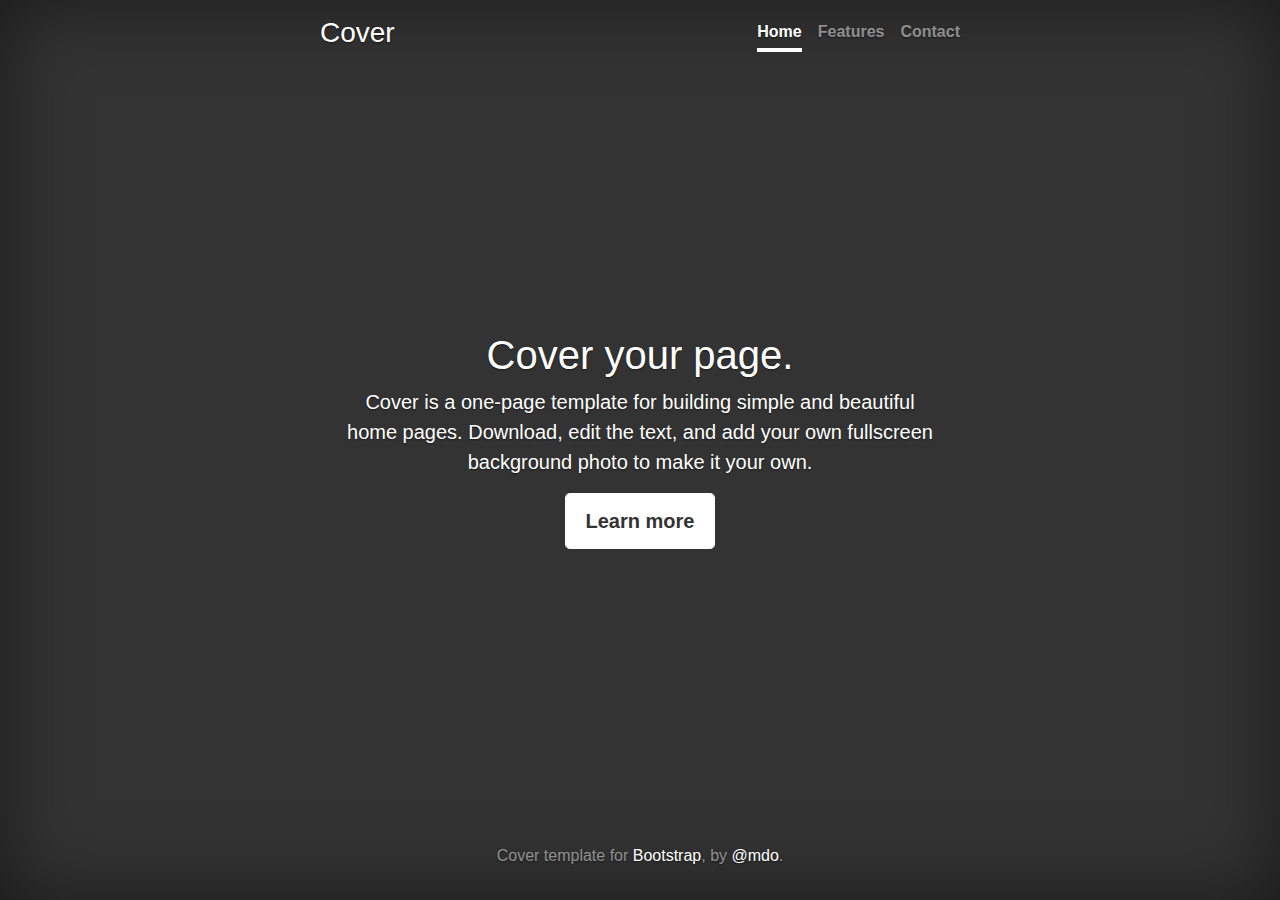
<file: bootstrap-4.0.0/docs/4.0/examples/cover/index.html>
<!doctype html>
<html lang="en">
  <head>
    <meta charset="utf-8">
    <meta name="viewport" content="width=device-width, initial-scale=1, shrink-to-fit=no">
    <meta name="description" content="">
    <meta name="author" content="">
    <link rel="icon" href="../../../../favicon.ico">

    <title>Cover Template for Bootstrap</title>

    <!-- Bootstrap core CSS -->
    <link href="../../../../dist/css/bootstrap.min.css" rel="stylesheet">

    <!-- Custom styles for this template -->
    <link href="cover.css" rel="stylesheet">
  </head>

  <body class="text-center">

    <div class="cover-container d-flex h-100 p-3 mx-auto flex-column">
      <header class="masthead mb-auto">
        <div class="inner">
          <h3 class="masthead-brand">Cover</h3>
          <nav class="nav nav-masthead justify-content-center">
            <a class="nav-link active" href="#">Home</a>
            <a class="nav-link" href="#">Features</a>
            <a class="nav-link" href="#">Contact</a>
          </nav>
        </div>
      </header>

      <main role="main" class="inner cover">
        <h1 class="cover-heading">Cover your page.</h1>
        <p class="lead">Cover is a one-page template for building simple and beautiful home pages. Download, edit the text, and add your own fullscreen background photo to make it your own.</p>
        <p class="lead">
          <a href="#" class="btn btn-lg btn-secondary">Learn more</a>
        </p>
      </main>

      <footer class="mastfoot mt-auto">
        <div class="inner">
          <p>Cover template for <a href="https://getbootstrap.com/">Bootstrap</a>, by <a href="https://twitter.com/mdo">@mdo</a>.</p>
        </div>
      </footer>
    </div>


    <!-- Bootstrap core JavaScript
    ================================================== -->
    <!-- Placed at the end of the document so the pages load faster -->
    <script src="https://code.jquery.com/jquery-3.2.1.slim.min.js" integrity="sha384-KJ3o2DKtIkvYIK3UENzmM7KCkRr/rE9/Qpg6aAZGJwFDMVNA/GpGFF93hXpG5KkN" crossorigin="anonymous"></script>
    <script>window.jQuery || document.write('<script src="../../../../assets/js/vendor/jquery-slim.min.js"><\/script>')</script>
    <script src="../../../../assets/js/vendor/popper.min.js"></script>
    <script src="../../../../dist/js/bootstrap.min.js"></script>
  </body>
</html>
</file>
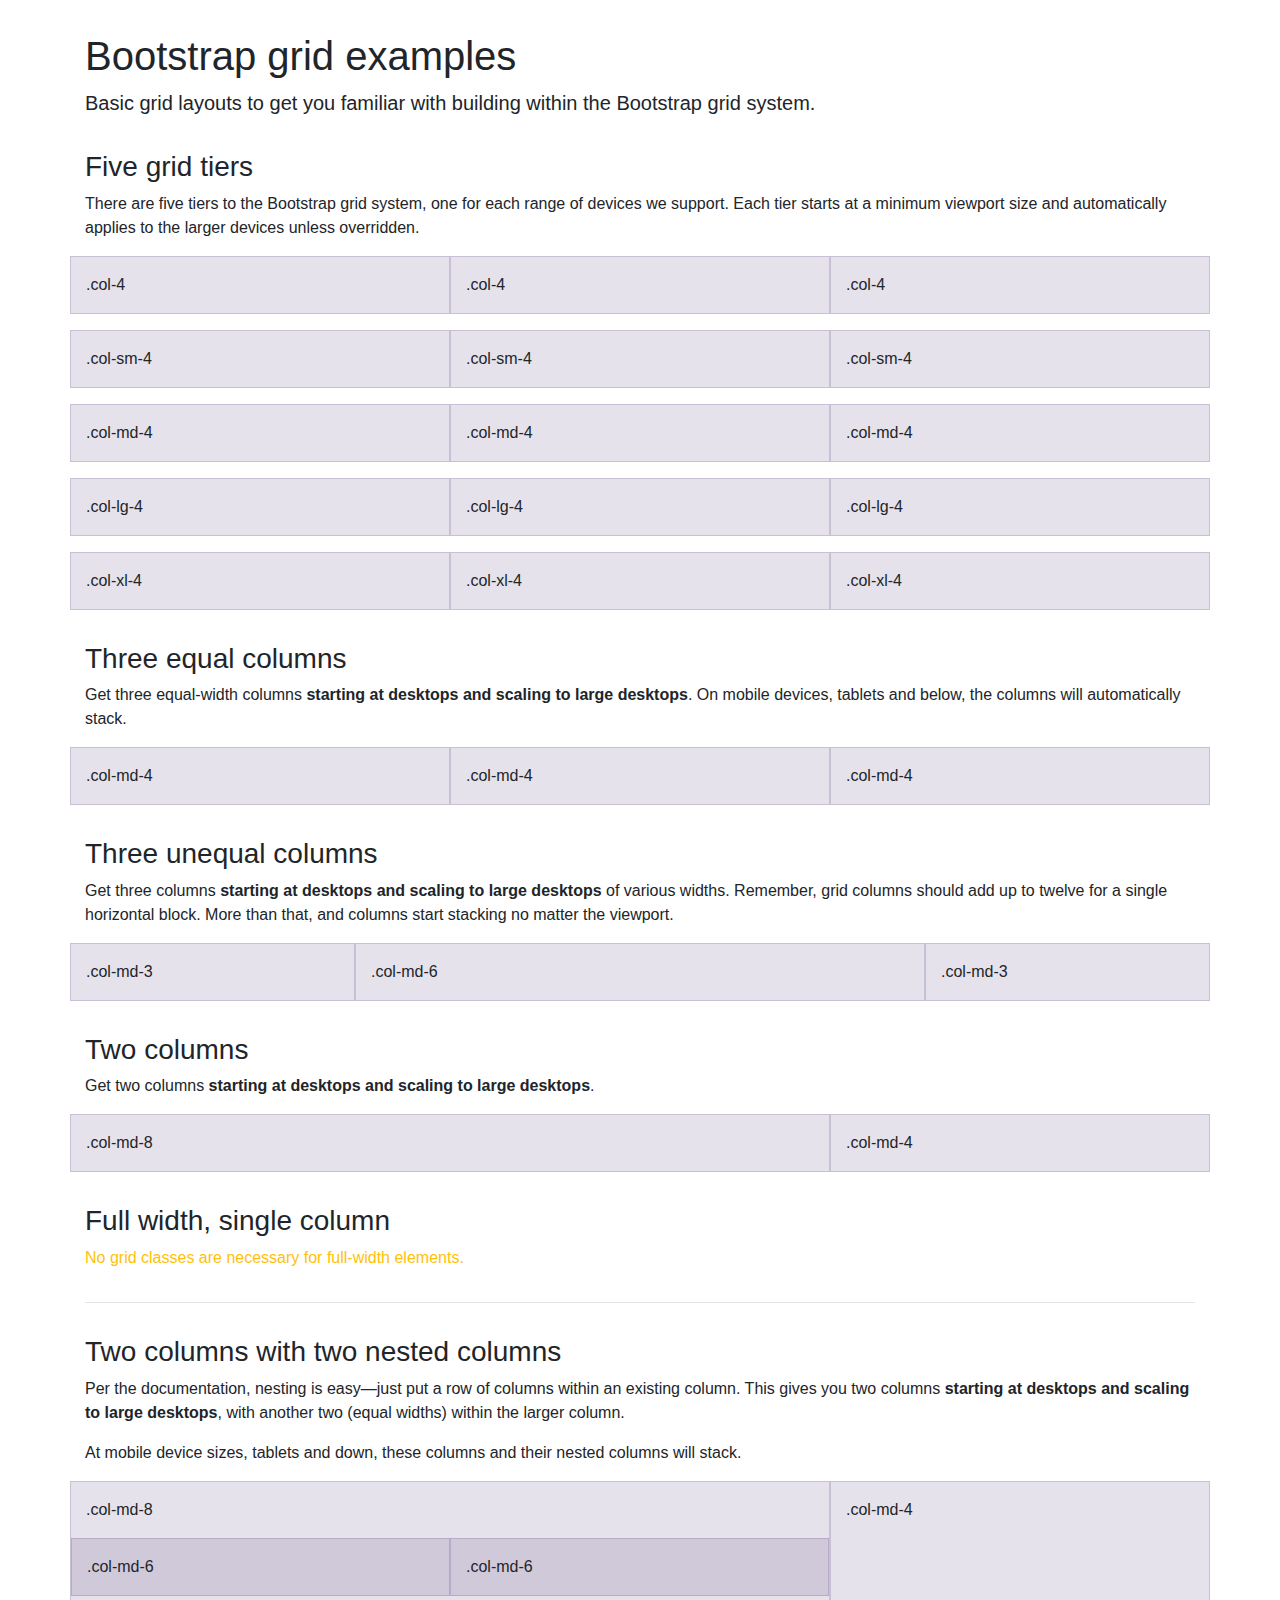
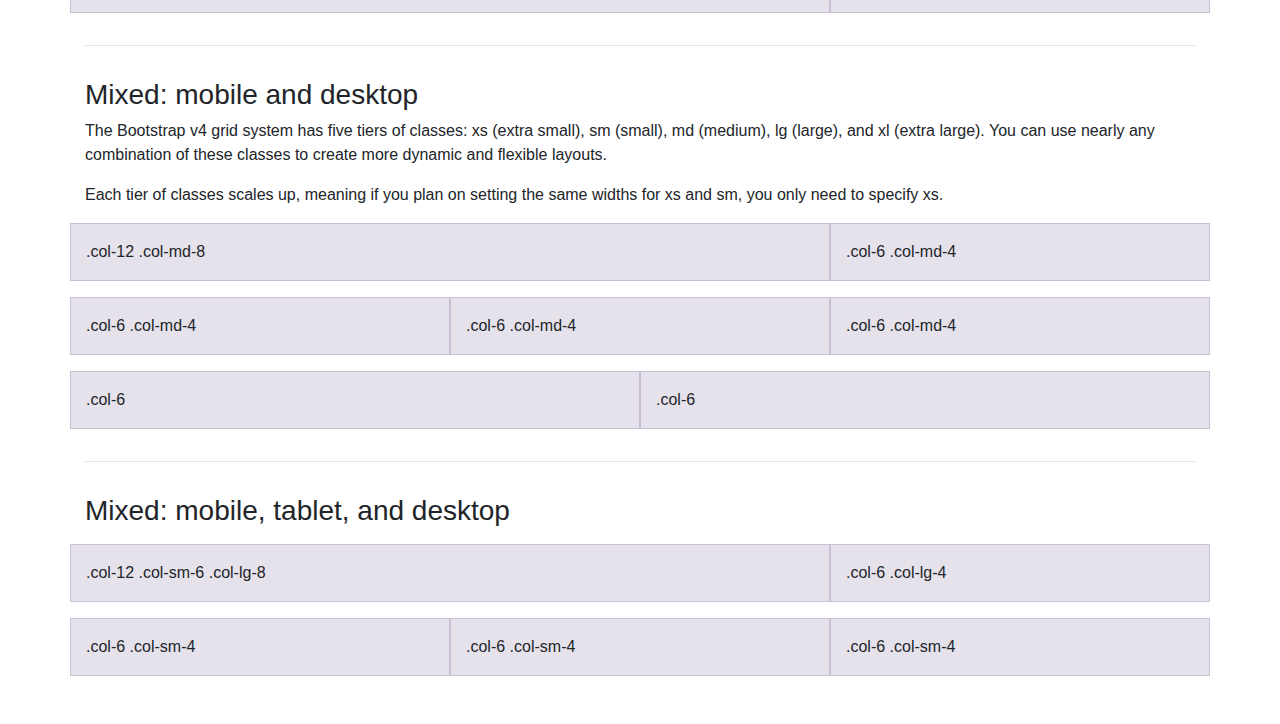
<file: bootstrap-4.0.0/docs/4.0/examples/grid/index.html>
<!doctype html>
<html lang="en">
  <head>
    <meta charset="utf-8">
    <meta name="viewport" content="width=device-width, initial-scale=1, shrink-to-fit=no">
    <meta name="description" content="">
    <meta name="author" content="">
    <link rel="icon" href="../../../../favicon.ico">

    <title>Grid Template for Bootstrap</title>

    <!-- Bootstrap core CSS -->
    <link href="../../../../dist/css/bootstrap.min.css" rel="stylesheet">

    <!-- Custom styles for this template -->
    <link href="grid.css" rel="stylesheet">
  </head>

  <body>
    <div class="container">

      <h1>Bootstrap grid examples</h1>
      <p class="lead">Basic grid layouts to get you familiar with building within the Bootstrap grid system.</p>

      <h3>Five grid tiers</h3>
      <p>There are five tiers to the Bootstrap grid system, one for each range of devices we support. Each tier starts at a minimum viewport size and automatically applies to the larger devices unless overridden.</p>

      <div class="row">
        <div class="col-4">.col-4</div>
        <div class="col-4">.col-4</div>
        <div class="col-4">.col-4</div>
      </div>

      <div class="row">
        <div class="col-sm-4">.col-sm-4</div>
        <div class="col-sm-4">.col-sm-4</div>
        <div class="col-sm-4">.col-sm-4</div>
      </div>

      <div class="row">
        <div class="col-md-4">.col-md-4</div>
        <div class="col-md-4">.col-md-4</div>
        <div class="col-md-4">.col-md-4</div>
      </div>

      <div class="row">
        <div class="col-lg-4">.col-lg-4</div>
        <div class="col-lg-4">.col-lg-4</div>
        <div class="col-lg-4">.col-lg-4</div>
      </div>

      <div class="row">
        <div class="col-xl-4">.col-xl-4</div>
        <div class="col-xl-4">.col-xl-4</div>
        <div class="col-xl-4">.col-xl-4</div>
      </div>

      <h3>Three equal columns</h3>
      <p>Get three equal-width columns <strong>starting at desktops and scaling to large desktops</strong>. On mobile devices, tablets and below, the columns will automatically stack.</p>
      <div class="row">
        <div class="col-md-4">.col-md-4</div>
        <div class="col-md-4">.col-md-4</div>
        <div class="col-md-4">.col-md-4</div>
      </div>

      <h3>Three unequal columns</h3>
      <p>Get three columns <strong>starting at desktops and scaling to large desktops</strong> of various widths. Remember, grid columns should add up to twelve for a single horizontal block. More than that, and columns start stacking no matter the viewport.</p>
      <div class="row">
        <div class="col-md-3">.col-md-3</div>
        <div class="col-md-6">.col-md-6</div>
        <div class="col-md-3">.col-md-3</div>
      </div>

      <h3>Two columns</h3>
      <p>Get two columns <strong>starting at desktops and scaling to large desktops</strong>.</p>
      <div class="row">
        <div class="col-md-8">.col-md-8</div>
        <div class="col-md-4">.col-md-4</div>
      </div>

      <h3>Full width, single column</h3>
      <p class="text-warning">No grid classes are necessary for full-width elements.</p>

      <hr>

      <h3>Two columns with two nested columns</h3>
      <p>Per the documentation, nesting is easy—just put a row of columns within an existing column. This gives you two columns <strong>starting at desktops and scaling to large desktops</strong>, with another two (equal widths) within the larger column.</p>
      <p>At mobile device sizes, tablets and down, these columns and their nested columns will stack.</p>
      <div class="row">
        <div class="col-md-8">
          .col-md-8
          <div class="row">
            <div class="col-md-6">.col-md-6</div>
            <div class="col-md-6">.col-md-6</div>
          </div>
        </div>
        <div class="col-md-4">.col-md-4</div>
      </div>

      <hr>

      <h3>Mixed: mobile and desktop</h3>
      <p>The Bootstrap v4 grid system has five tiers of classes: xs (extra small), sm (small), md (medium), lg (large), and xl (extra large). You can use nearly any combination of these classes to create more dynamic and flexible layouts.</p>
      <p>Each tier of classes scales up, meaning if you plan on setting the same widths for xs and sm, you only need to specify xs.</p>
      <div class="row">
        <div class="col-12 col-md-8">.col-12 .col-md-8</div>
        <div class="col-6 col-md-4">.col-6 .col-md-4</div>
      </div>
      <div class="row">
        <div class="col-6 col-md-4">.col-6 .col-md-4</div>
        <div class="col-6 col-md-4">.col-6 .col-md-4</div>
        <div class="col-6 col-md-4">.col-6 .col-md-4</div>
      </div>
      <div class="row">
        <div class="col-6">.col-6</div>
        <div class="col-6">.col-6</div>
      </div>

      <hr>

      <h3>Mixed: mobile, tablet, and desktop</h3>
      <p></p>
      <div class="row">
        <div class="col-12 col-sm-6 col-lg-8">.col-12 .col-sm-6 .col-lg-8</div>
        <div class="col-6 col-lg-4">.col-6 .col-lg-4</div>
      </div>
      <div class="row">
        <div class="col-6 col-sm-4">.col-6 .col-sm-4</div>
        <div class="col-6 col-sm-4">.col-6 .col-sm-4</div>
        <div class="col-6 col-sm-4">.col-6 .col-sm-4</div>
      </div>

    </div> <!-- /container -->
  </body>
</html>
</file>
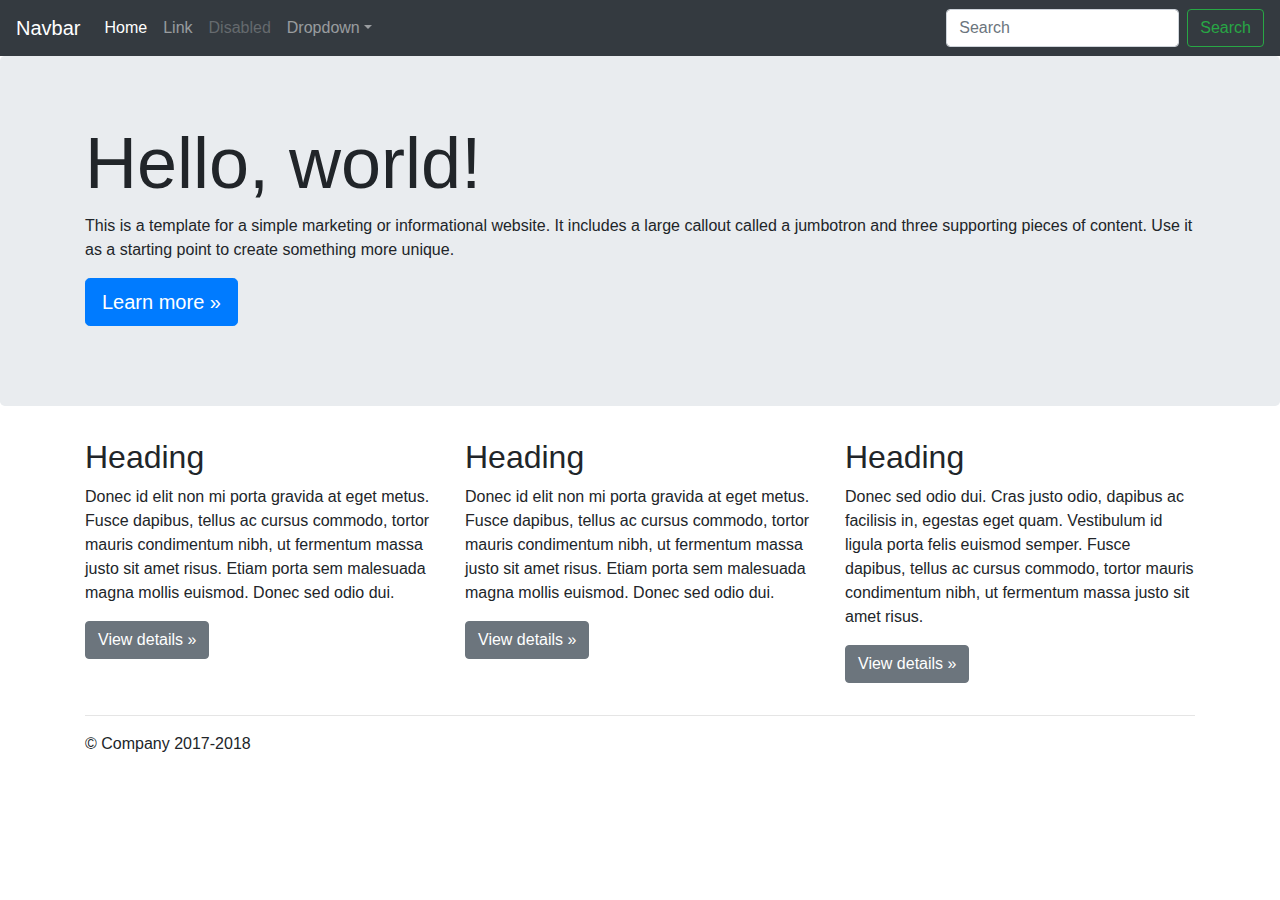
<file: bootstrap-4.0.0/docs/4.0/examples/jumbotron/index.html>
<!doctype html>
<html lang="en">
  <head>
    <meta charset="utf-8">
    <meta name="viewport" content="width=device-width, initial-scale=1, shrink-to-fit=no">
    <meta name="description" content="">
    <meta name="author" content="">
    <link rel="icon" href="../../../../favicon.ico">

    <title>Jumbotron Template for Bootstrap</title>

    <!-- Bootstrap core CSS -->
    <link href="../../../../dist/css/bootstrap.min.css" rel="stylesheet">

    <!-- Custom styles for this template -->
    <link href="jumbotron.css" rel="stylesheet">
  </head>

  <body>

    <nav class="navbar navbar-expand-md navbar-dark fixed-top bg-dark">
      <a class="navbar-brand" href="#">Navbar</a>
      <button class="navbar-toggler" type="button" data-toggle="collapse" data-target="#navbarsExampleDefault" aria-controls="navbarsExampleDefault" aria-expanded="false" aria-label="Toggle navigation">
        <span class="navbar-toggler-icon"></span>
      </button>

      <div class="collapse navbar-collapse" id="navbarsExampleDefault">
        <ul class="navbar-nav mr-auto">
          <li class="nav-item active">
            <a class="nav-link" href="#">Home <span class="sr-only">(current)</span></a>
          </li>
          <li class="nav-item">
            <a class="nav-link" href="#">Link</a>
          </li>
          <li class="nav-item">
            <a class="nav-link disabled" href="#">Disabled</a>
          </li>
          <li class="nav-item dropdown">
            <a class="nav-link dropdown-toggle" href="http://example.com" id="dropdown01" data-toggle="dropdown" aria-haspopup="true" aria-expanded="false">Dropdown</a>
            <div class="dropdown-menu" aria-labelledby="dropdown01">
              <a class="dropdown-item" href="#">Action</a>
              <a class="dropdown-item" href="#">Another action</a>
              <a class="dropdown-item" href="#">Something else here</a>
            </div>
          </li>
        </ul>
        <form class="form-inline my-2 my-lg-0">
          <input class="form-control mr-sm-2" type="text" placeholder="Search" aria-label="Search">
          <button class="btn btn-outline-success my-2 my-sm-0" type="submit">Search</button>
        </form>
      </div>
    </nav>

    <main role="main">

      <!-- Main jumbotron for a primary marketing message or call to action -->
      <div class="jumbotron">
        <div class="container">
          <h1 class="display-3">Hello, world!</h1>
          <p>This is a template for a simple marketing or informational website. It includes a large callout called a jumbotron and three supporting pieces of content. Use it as a starting point to create something more unique.</p>
          <p><a class="btn btn-primary btn-lg" href="#" role="button">Learn more &raquo;</a></p>
        </div>
      </div>

      <div class="container">
        <!-- Example row of columns -->
        <div class="row">
          <div class="col-md-4">
            <h2>Heading</h2>
            <p>Donec id elit non mi porta gravida at eget metus. Fusce dapibus, tellus ac cursus commodo, tortor mauris condimentum nibh, ut fermentum massa justo sit amet risus. Etiam porta sem malesuada magna mollis euismod. Donec sed odio dui. </p>
            <p><a class="btn btn-secondary" href="#" role="button">View details &raquo;</a></p>
          </div>
          <div class="col-md-4">
            <h2>Heading</h2>
            <p>Donec id elit non mi porta gravida at eget metus. Fusce dapibus, tellus ac cursus commodo, tortor mauris condimentum nibh, ut fermentum massa justo sit amet risus. Etiam porta sem malesuada magna mollis euismod. Donec sed odio dui. </p>
            <p><a class="btn btn-secondary" href="#" role="button">View details &raquo;</a></p>
          </div>
          <div class="col-md-4">
            <h2>Heading</h2>
            <p>Donec sed odio dui. Cras justo odio, dapibus ac facilisis in, egestas eget quam. Vestibulum id ligula porta felis euismod semper. Fusce dapibus, tellus ac cursus commodo, tortor mauris condimentum nibh, ut fermentum massa justo sit amet risus.</p>
            <p><a class="btn btn-secondary" href="#" role="button">View details &raquo;</a></p>
          </div>
        </div>

        <hr>

      </div> <!-- /container -->

    </main>

    <footer class="container">
      <p>&copy; Company 2017-2018</p>
    </footer>

    <!-- Bootstrap core JavaScript
    ================================================== -->
    <!-- Placed at the end of the document so the pages load faster -->
    <script src="https://code.jquery.com/jquery-3.2.1.slim.min.js" integrity="sha384-KJ3o2DKtIkvYIK3UENzmM7KCkRr/rE9/Qpg6aAZGJwFDMVNA/GpGFF93hXpG5KkN" crossorigin="anonymous"></script>
    <script>window.jQuery || document.write('<script src="../../../../assets/js/vendor/jquery-slim.min.js"><\/script>')</script>
    <script src="../../../../assets/js/vendor/popper.min.js"></script>
    <script src="../../../../dist/js/bootstrap.min.js"></script>
  </body>
</html>
</file>
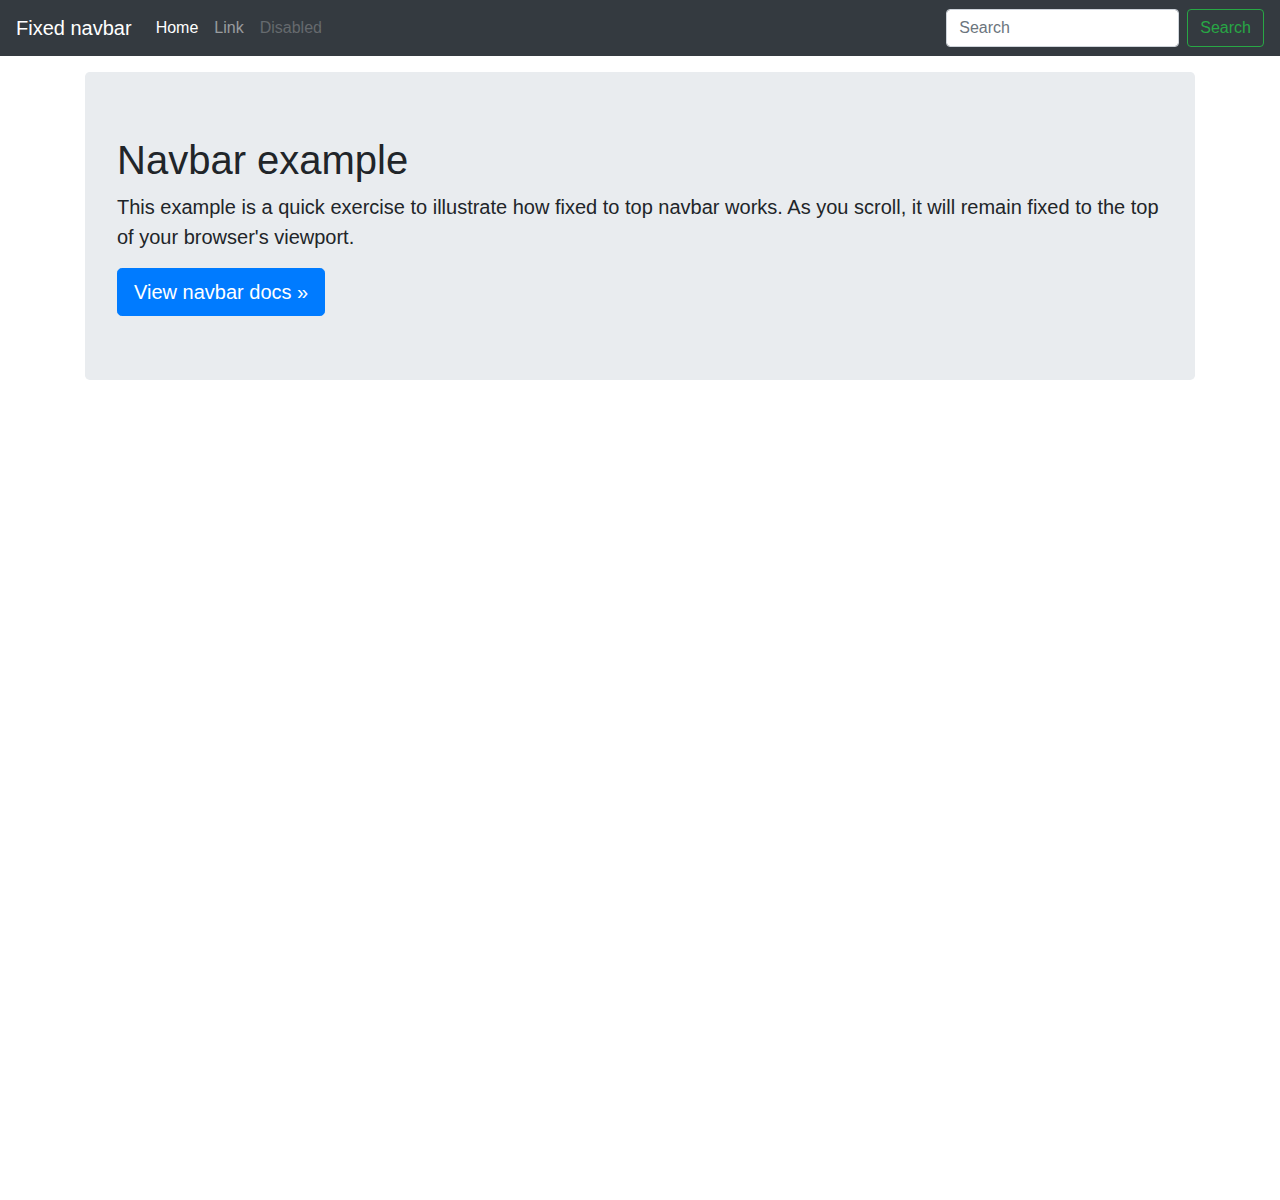
<file: bootstrap-4.0.0/docs/4.0/examples/navbar-fixed/index.html>
<!doctype html>
<html lang="en">
  <head>
    <meta charset="utf-8">
    <meta name="viewport" content="width=device-width, initial-scale=1, shrink-to-fit=no">
    <meta name="description" content="">
    <meta name="author" content="">
    <link rel="icon" href="../../../../favicon.ico">

    <title>Fixed top navbar example for Bootstrap</title>

    <!-- Bootstrap core CSS -->
    <link href="../../../../dist/css/bootstrap.min.css" rel="stylesheet">

    <!-- Custom styles for this template -->
    <link href="navbar-top-fixed.css" rel="stylesheet">
  </head>

  <body>

    <nav class="navbar navbar-expand-md navbar-dark fixed-top bg-dark">
      <a class="navbar-brand" href="#">Fixed navbar</a>
      <button class="navbar-toggler" type="button" data-toggle="collapse" data-target="#navbarCollapse" aria-controls="navbarCollapse" aria-expanded="false" aria-label="Toggle navigation">
        <span class="navbar-toggler-icon"></span>
      </button>
      <div class="collapse navbar-collapse" id="navbarCollapse">
        <ul class="navbar-nav mr-auto">
          <li class="nav-item active">
            <a class="nav-link" href="#">Home <span class="sr-only">(current)</span></a>
          </li>
          <li class="nav-item">
            <a class="nav-link" href="#">Link</a>
          </li>
          <li class="nav-item">
            <a class="nav-link disabled" href="#">Disabled</a>
          </li>
        </ul>
        <form class="form-inline mt-2 mt-md-0">
          <input class="form-control mr-sm-2" type="text" placeholder="Search" aria-label="Search">
          <button class="btn btn-outline-success my-2 my-sm-0" type="submit">Search</button>
        </form>
      </div>
    </nav>

    <main role="main" class="container">
      <div class="jumbotron">
        <h1>Navbar example</h1>
        <p class="lead">This example is a quick exercise to illustrate how fixed to top navbar works. As you scroll, it will remain fixed to the top of your browser's viewport.</p>
        <a class="btn btn-lg btn-primary" href="../../components/navbar/" role="button">View navbar docs &raquo;</a>
      </div>
    </main>

    <!-- Bootstrap core JavaScript
    ================================================== -->
    <!-- Placed at the end of the document so the pages load faster -->
    <script src="https://code.jquery.com/jquery-3.2.1.slim.min.js" integrity="sha384-KJ3o2DKtIkvYIK3UENzmM7KCkRr/rE9/Qpg6aAZGJwFDMVNA/GpGFF93hXpG5KkN" crossorigin="anonymous"></script>
    <script>window.jQuery || document.write('<script src="../../../../assets/js/vendor/jquery-slim.min.js"><\/script>')</script>
    <script src="../../../../assets/js/vendor/popper.min.js"></script>
    <script src="../../../../dist/js/bootstrap.min.js"></script>
  </body>
</html>
</file>
<file: css/styles.css>
/*index form*/
.bg{
	background: url('/images/bank.jpg') no-repeat;
	width: 100%;
	height: 100vh;
	z-index: -1;
	background-size: cover;
	background-position: center;
}
.form-container{
	position: absolute;
	top: 15vh;
	background: #fff;
	padding: 30px;
	border-radius: 10px;
	box-shadow: 0px 0px 10px 0px #000;
	width: 100%;
	display: block;
}
@media only screen and (max-width: 991px){
	.bg{
		background-size: 200%;
		background-position: center;
	}
}
@media only screen and (max-width: 577px){
	.bg{
		background-size: 200%;
		background-position: center;
	}
	.reg-container{
		max-height: 400px;
		overflow-y: scroll;
	}
}
/*register form*/
.reg-container{
	position: absolute;
	top: 8vh;
	background: #fff;
	padding: 30px;
	width: 65%;
	display: block;
}
.reg-container h4{
	text-align: center;
	font-weight: bold;
}
.reg-container .form-group{
	display:block;
	margin-bottom: 5px;
	border-radius: 0;
	padding: 5px;
	
}
.reg-container .form-group .input{
	height: 45px;
	width: 100%;
	outline:none;
	border-radius: 5px;
	padding-left: 15px;
}
/*Dashboard*/

/*footer*/
.footer{
	position: center;
	text-align: center;
}
</file>
<file: bootstrap-4.0.0/docs/4.0/examples/album/album.css>
:root {
  --jumbotron-padding-y: 3rem;
}

.jumbotron {
  padding-top: var(--jumbotron-padding-y);
  padding-bottom: var(--jumbotron-padding-y);
  margin-bottom: 0;
  background-color: #fff;
}
@media (min-width: 768px) {
  .jumbotron {
    padding-top: calc(var(--jumbotron-padding-y) * 2);
    padding-bottom: calc(var(--jumbotron-padding-y) * 2);
  }
}

.jumbotron p:last-child {
  margin-bottom: 0;
}

.jumbotron-heading {
  font-weight: 300;
}

.jumbotron .container {
  max-width: 40rem;
}

footer {
  padding-top: 3rem;
  padding-bottom: 3rem;
}

footer p {
  margin-bottom: .25rem;
}

.box-shadow { box-shadow: 0 .25rem .75rem rgba(0, 0, 0, .05); }
</file>
<file: bootstrap-4.0.0/docs/4.0/examples/blog/blog.css>
/* stylelint-disable selector-list-comma-newline-after */

.blog-header {
  line-height: 1;
  border-bottom: 1px solid #e5e5e5;
}

.blog-header-logo {
  font-family: "Playfair Display", Georgia, "Times New Roman", serif;
  font-size: 2.25rem;
}

.blog-header-logo:hover {
  text-decoration: none;
}

h1, h2, h3, h4, h5, h6 {
  font-family: "Playfair Display", Georgia, "Times New Roman", serif;
}

.display-4 {
  font-size: 2.5rem;
}
@media (min-width: 768px) {
  .display-4 {
    font-size: 3rem;
  }
}

.nav-scroller {
  position: relative;
  z-index: 2;
  height: 2.75rem;
  overflow-y: hidden;
}

.nav-scroller .nav {
  display: -webkit-box;
  display: -ms-flexbox;
  display: flex;
  -ms-flex-wrap: nowrap;
  flex-wrap: nowrap;
  padding-bottom: 1rem;
  margin-top: -1px;
  overflow-x: auto;
  text-align: center;
  white-space: nowrap;
  -webkit-overflow-scrolling: touch;
}

.nav-scroller .nav-link {
  padding-top: .75rem;
  padding-bottom: .75rem;
  font-size: .875rem;
}

.card-img-right {
  height: 100%;
  border-radius: 0 3px 3px 0;
}

.flex-auto {
  -ms-flex: 0 0 auto;
  -webkit-box-flex: 0;
  flex: 0 0 auto;
}

.h-250 { height: 250px; }
@media (min-width: 768px) {
  .h-md-250 { height: 250px; }
}

.border-top { border-top: 1px solid #e5e5e5; }
.border-bottom { border-bottom: 1px solid #e5e5e5; }

.box-shadow { box-shadow: 0 .25rem .75rem rgba(0, 0, 0, .05); }

/*
 * Blog name and description
 */
.blog-title {
  margin-bottom: 0;
  font-size: 2rem;
  font-weight: 400;
}
.blog-description {
  font-size: 1.1rem;
  color: #999;
}

@media (min-width: 40em) {
  .blog-title {
    font-size: 3.5rem;
  }
}

/* Pagination */
.blog-pagination {
  margin-bottom: 4rem;
}
.blog-pagination > .btn {
  border-radius: 2rem;
}

/*
 * Blog posts
 */
.blog-post {
  margin-bottom: 4rem;
}
.blog-post-title {
  margin-bottom: .25rem;
  font-size: 2.5rem;
}
.blog-post-meta {
  margin-bottom: 1.25rem;
  color: #999;
}

/*
 * Footer
 */
.blog-footer {
  padding: 2.5rem 0;
  color: #999;
  text-align: center;
  background-color: #f9f9f9;
  border-top: .05rem solid #e5e5e5;
}
.blog-footer p:last-child {
  margin-bottom: 0;
}
</file>
<file: bootstrap-4.0.0/docs/4.0/examples/carousel/carousel.css>
/* GLOBAL STYLES
-------------------------------------------------- */
/* Padding below the footer and lighter body text */

body {
  padding-top: 3rem;
  padding-bottom: 3rem;
  color: #5a5a5a;
}


/* CUSTOMIZE THE CAROUSEL
-------------------------------------------------- */

/* Carousel base class */
.carousel {
  margin-bottom: 4rem;
}
/* Since positioning the image, we need to help out the caption */
.carousel-caption {
  bottom: 3rem;
  z-index: 10;
}

/* Declare heights because of positioning of img element */
.carousel-item {
  height: 32rem;
  background-color: #777;
}
.carousel-item > img {
  position: absolute;
  top: 0;
  left: 0;
  min-width: 100%;
  height: 32rem;
}


/* MARKETING CONTENT
-------------------------------------------------- */

/* Center align the text within the three columns below the carousel */
.marketing .col-lg-4 {
  margin-bottom: 1.5rem;
  text-align: center;
}
.marketing h2 {
  font-weight: 400;
}
.marketing .col-lg-4 p {
  margin-right: .75rem;
  margin-left: .75rem;
}


/* Featurettes
------------------------- */

.featurette-divider {
  margin: 5rem 0; /* Space out the Bootstrap <hr> more */
}

/* Thin out the marketing headings */
.featurette-heading {
  font-weight: 300;
  line-height: 1;
  letter-spacing: -.05rem;
}


/* RESPONSIVE CSS
-------------------------------------------------- */

@media (min-width: 40em) {
  /* Bump up size of carousel content */
  .carousel-caption p {
    margin-bottom: 1.25rem;
    font-size: 1.25rem;
    line-height: 1.4;
  }

  .featurette-heading {
    font-size: 50px;
  }
}

@media (min-width: 62em) {
  .featurette-heading {
    margin-top: 7rem;
  }
}
</file>
<file: bootstrap-4.0.0/docs/4.0/examples/cover/cover.css>
/*
 * Globals
 */

/* Links */
a,
a:focus,
a:hover {
  color: #fff;
}

/* Custom default button */
.btn-secondary,
.btn-secondary:hover,
.btn-secondary:focus {
  color: #333;
  text-shadow: none; /* Prevent inheritance from `body` */
  background-color: #fff;
  border: .05rem solid #fff;
}


/*
 * Base structure
 */

html,
body {
  height: 100%;
  background-color: #333;
}

body {
  display: -ms-flexbox;
  display: -webkit-box;
  display: flex;
  -ms-flex-pack: center;
  -webkit-box-pack: center;
  justify-content: center;
  color: #fff;
  text-shadow: 0 .05rem .1rem rgba(0, 0, 0, .5);
  box-shadow: inset 0 0 5rem rgba(0, 0, 0, .5);
}

.cover-container {
  max-width: 42em;
}


/*
 * Header
 */
.masthead {
  margin-bottom: 2rem;
}

.masthead-brand {
  margin-bottom: 0;
}

.nav-masthead .nav-link {
  padding: .25rem 0;
  font-weight: 700;
  color: rgba(255, 255, 255, .5);
  background-color: transparent;
  border-bottom: .25rem solid transparent;
}

.nav-masthead .nav-link:hover,
.nav-masthead .nav-link:focus {
  border-bottom-color: rgba(255, 255, 255, .25);
}

.nav-masthead .nav-link + .nav-link {
  margin-left: 1rem;
}

.nav-masthead .active {
  color: #fff;
  border-bottom-color: #fff;
}

@media (min-width: 48em) {
  .masthead-brand {
    float: left;
  }
  .nav-masthead {
    float: right;
  }
}


/*
 * Cover
 */
.cover {
  padding: 0 1.5rem;
}
.cover .btn-lg {
  padding: .75rem 1.25rem;
  font-weight: 700;
}


/*
 * Footer
 */
.mastfoot {
  color: rgba(255, 255, 255, .5);
}
</file>
<file: bootstrap-4.0.0/docs/4.0/examples/grid/grid.css>
body {
  padding-top: 2rem;
  padding-bottom: 2rem;
}

h3 {
  margin-top: 2rem;
}

.row {
  margin-bottom: 1rem;
}
.row .row {
  margin-top: 1rem;
  margin-bottom: 0;
}
[class*="col-"] {
  padding-top: 1rem;
  padding-bottom: 1rem;
  background-color: rgba(86, 61, 124, .15);
  border: 1px solid rgba(86, 61, 124, .2);
}

hr {
  margin-top: 2rem;
  margin-bottom: 2rem;
}
</file>
<file: bootstrap-4.0.0/docs/4.0/examples/jumbotron/jumbotron.css>
/* Move down content because we have a fixed navbar that is 3.5rem tall */
body {
  padding-top: 3.5rem;
}
</file>
<file: bootstrap-4.0.0/docs/4.0/examples/navbar-fixed/navbar-top-fixed.css>
/* Show it is fixed to the top */
body {
  min-height: 75rem;
  padding-top: 4.5rem;
}
</file>
<file: bootstrap-4.0.0/js/tests/vendor/qunit.css>
/*!
 * QUnit 2.4.1
 * https://qunitjs.com/
 *
 * Copyright jQuery Foundation and other contributors
 * Released under the MIT license
 * https://jquery.org/license
 *
 * Date: 2017-10-22T05:12Z
 */

/** Font Family and Sizes */

#qunit-tests, #qunit-header, #qunit-banner, #qunit-testrunner-toolbar, #qunit-filteredTest, #qunit-userAgent, #qunit-testresult {
	font-family: "Helvetica Neue Light", "HelveticaNeue-Light", "Helvetica Neue", Calibri, Helvetica, Arial, sans-serif;
}

#qunit-testrunner-toolbar, #qunit-filteredTest, #qunit-userAgent, #qunit-testresult, #qunit-tests li { font-size: small; }
#qunit-tests { font-size: smaller; }


/** Resets */

#qunit-tests, #qunit-header, #qunit-banner, #qunit-filteredTest, #qunit-userAgent, #qunit-testresult, #qunit-modulefilter {
	margin: 0;
	padding: 0;
}


/** Header (excluding toolbar) */

#qunit-header {
	padding: 0.5em 0 0.5em 1em;

	color: #8699A4;
	background-color: #0D3349;

	font-size: 1.5em;
	line-height: 1em;
	font-weight: 400;

	border-radius: 5px 5px 0 0;
}

#qunit-header a {
	text-decoration: none;
	color: #C2CCD1;
}

#qunit-header a:hover,
#qunit-header a:focus {
	color: #FFF;
}

#qunit-banner {
	height: 5px;
}

#qunit-filteredTest {
	padding: 0.5em 1em 0.5em 1em;
	color: #366097;
	background-color: #F4FF77;
}

#qunit-userAgent {
	padding: 0.5em 1em 0.5em 1em;
	color: #FFF;
	background-color: #2B81AF;
	text-shadow: rgba(0, 0, 0, 0.5) 2px 2px 1px;
}


/** Toolbar */

#qunit-testrunner-toolbar {
	padding: 0.5em 1em 0.5em 1em;
	color: #5E740B;
	background-color: #EEE;
}

#qunit-testrunner-toolbar .clearfix {
	height: 0;
	clear: both;
}

#qunit-testrunner-toolbar label {
	display: inline-block;
}

#qunit-testrunner-toolbar input[type=checkbox],
#qunit-testrunner-toolbar input[type=radio] {
	margin: 3px;
	vertical-align: -2px;
}

#qunit-testrunner-toolbar input[type=text] {
	box-sizing: border-box;
	height: 1.6em;
}

.qunit-url-config,
.qunit-filter,
#qunit-modulefilter {
	display: inline-block;
	line-height: 2.1em;
}

.qunit-filter,
#qunit-modulefilter {
	float: right;
	position: relative;
	margin-left: 1em;
}

.qunit-url-config label {
	margin-right: 0.5em;
}

#qunit-modulefilter-search {
	box-sizing: border-box;
	width: 400px;
}

#qunit-modulefilter-search-container:after {
	position: absolute;
	right: 0.3em;
	content: "\25bc";
	color: black;
}

#qunit-modulefilter-dropdown {
	/* align with #qunit-modulefilter-search */
	box-sizing: border-box;
	width: 400px;
	position: absolute;
	right: 0;
	top: 50%;
	margin-top: 0.8em;

	border: 1px solid #D3D3D3;
	border-top: none;
	border-radius: 0 0 .25em .25em;
	color: #000;
	background-color: #F5F5F5;
	z-index: 99;
}

#qunit-modulefilter-dropdown a {
	color: inherit;
	text-decoration: none;
}

#qunit-modulefilter-dropdown .clickable.checked {
	font-weight: bold;
	color: #000;
	background-color: #D2E0E6;
}

#qunit-modulefilter-dropdown .clickable:hover {
	color: #FFF;
	background-color: #0D3349;
}

#qunit-modulefilter-actions {
	display: block;
	overflow: auto;

	/* align with #qunit-modulefilter-dropdown-list */
	font: smaller/1.5em sans-serif;
}

#qunit-modulefilter-dropdown #qunit-modulefilter-actions > * {
	box-sizing: border-box;
	max-height: 2.8em;
	display: block;
	padding: 0.4em;
}

#qunit-modulefilter-dropdown #qunit-modulefilter-actions > button {
	float: right;
	font: inherit;
}

#qunit-modulefilter-dropdown #qunit-modulefilter-actions > :last-child {
	/* insert padding to align with checkbox margins */
	padding-left: 3px;
}

#qunit-modulefilter-dropdown-list {
	max-height: 200px;
	overflow-y: auto;
	margin: 0;
	border-top: 2px groove threedhighlight;
	padding: 0.4em 0 0;
	font: smaller/1.5em sans-serif;
}

#qunit-modulefilter-dropdown-list li {
	white-space: nowrap;
	overflow: hidden;
	text-overflow: ellipsis;
}

#qunit-modulefilter-dropdown-list .clickable {
	display: block;
	padding-left: 0.15em;
}


/** Tests: Pass/Fail */

#qunit-tests {
	list-style-position: inside;
}

#qunit-tests li {
	padding: 0.4em 1em 0.4em 1em;
	border-bottom: 1px solid #FFF;
	list-style-position: inside;
}

#qunit-tests > li {
	display: none;
}

#qunit-tests li.running,
#qunit-tests li.pass,
#qunit-tests li.fail,
#qunit-tests li.skipped,
#qunit-tests li.aborted {
	display: list-item;
}

#qunit-tests.hidepass {
	position: relative;
}

#qunit-tests.hidepass li.running,
#qunit-tests.hidepass li.pass:not(.todo) {
	visibility: hidden;
	position: absolute;
	width:   0;
	height:  0;
	padding: 0;
	border:  0;
	margin:  0;
}

#qunit-tests li strong {
	cursor: pointer;
}

#qunit-tests li.skipped strong {
	cursor: default;
}

#qunit-tests li a {
	padding: 0.5em;
	color: #C2CCD1;
	text-decoration: none;
}

#qunit-tests li p a {
	padding: 0.25em;
	color: #6B6464;
}
#qunit-tests li a:hover,
#qunit-tests li a:focus {
	color: #000;
}

#qunit-tests li .runtime {
	float: right;
	font-size: smaller;
}

.qunit-assert-list {
	margin-top: 0.5em;
	padding: 0.5em;

	background-color: #FFF;

	border-radius: 5px;
}

.qunit-source {
	margin: 0.6em 0 0.3em;
}

.qunit-collapsed {
	display: none;
}

#qunit-tests table {
	border-collapse: collapse;
	margin-top: 0.2em;
}

#qunit-tests th {
	text-align: right;
	vertical-align: top;
	padding: 0 0.5em 0 0;
}

#qunit-tests td {
	vertical-align: top;
}

#qunit-tests pre {
	margin: 0;
	white-space: pre-wrap;
	word-wrap: break-word;
}

#qunit-tests del {
	color: #374E0C;
	background-color: #E0F2BE;
	text-decoration: none;
}

#qunit-tests ins {
	color: #500;
	background-color: #FFCACA;
	text-decoration: none;
}

/*** Test Counts */

#qunit-tests b.counts                       { color: #000; }
#qunit-tests b.passed                       { color: #5E740B; }
#qunit-tests b.failed                       { color: #710909; }

#qunit-tests li li {
	padding: 5px;
	background-color: #FFF;
	border-bottom: none;
	list-style-position: inside;
}

/*** Passing Styles */

#qunit-tests li li.pass {
	color: #3C510C;
	background-color: #FFF;
	border-left: 10px solid #C6E746;
}

#qunit-tests .pass                          { color: #528CE0; background-color: #D2E0E6; }
#qunit-tests .pass .test-name               { color: #366097; }

#qunit-tests .pass .test-actual,
#qunit-tests .pass .test-expected           { color: #999; }

#qunit-banner.qunit-pass                    { background-color: #C6E746; }

/*** Failing Styles */

#qunit-tests li li.fail {
	color: #710909;
	background-color: #FFF;
	border-left: 10px solid #EE5757;
	white-space: pre;
}

#qunit-tests > li:last-child {
	border-radius: 0 0 5px 5px;
}

#qunit-tests .fail                          { color: #000; background-color: #EE5757; }
#qunit-tests .fail .test-name,
#qunit-tests .fail .module-name             { color: #000; }

#qunit-tests .fail .test-actual             { color: #EE5757; }
#qunit-tests .fail .test-expected           { color: #008000; }

#qunit-banner.qunit-fail                    { background-color: #EE5757; }


/*** Aborted tests */
#qunit-tests .aborted { color: #000; background-color: orange; }
/*** Skipped tests */

#qunit-tests .skipped {
	background-color: #EBECE9;
}

#qunit-tests .qunit-todo-label,
#qunit-tests .qunit-skipped-label {
	background-color: #F4FF77;
	display: inline-block;
	font-style: normal;
	color: #366097;
	line-height: 1.8em;
	padding: 0 0.5em;
	margin: -0.4em 0.4em -0.4em 0;
}

#qunit-tests .qunit-todo-label {
	background-color: #EEE;
}

/** Result */

#qunit-testresult {
	color: #2B81AF;
	background-color: #D2E0E6;

	border-bottom: 1px solid #FFF;
}
#qunit-testresult .clearfix {
	height: 0;
	clear: both;
}
#qunit-testresult .module-name {
	font-weight: 700;
}
#qunit-testresult-display {
	padding: 0.5em 1em 0.5em 1em;
	width: 85%;
	float:left;
}
#qunit-testresult-controls {
	padding: 0.5em 1em 0.5em 1em;
  width: 10%;
	float:left;
}

/** Fixture */

#qunit-fixture {
	position: absolute;
	top: -10000px;
	left: -10000px;
	width: 1000px;
	height: 1000px;
}
</file>
